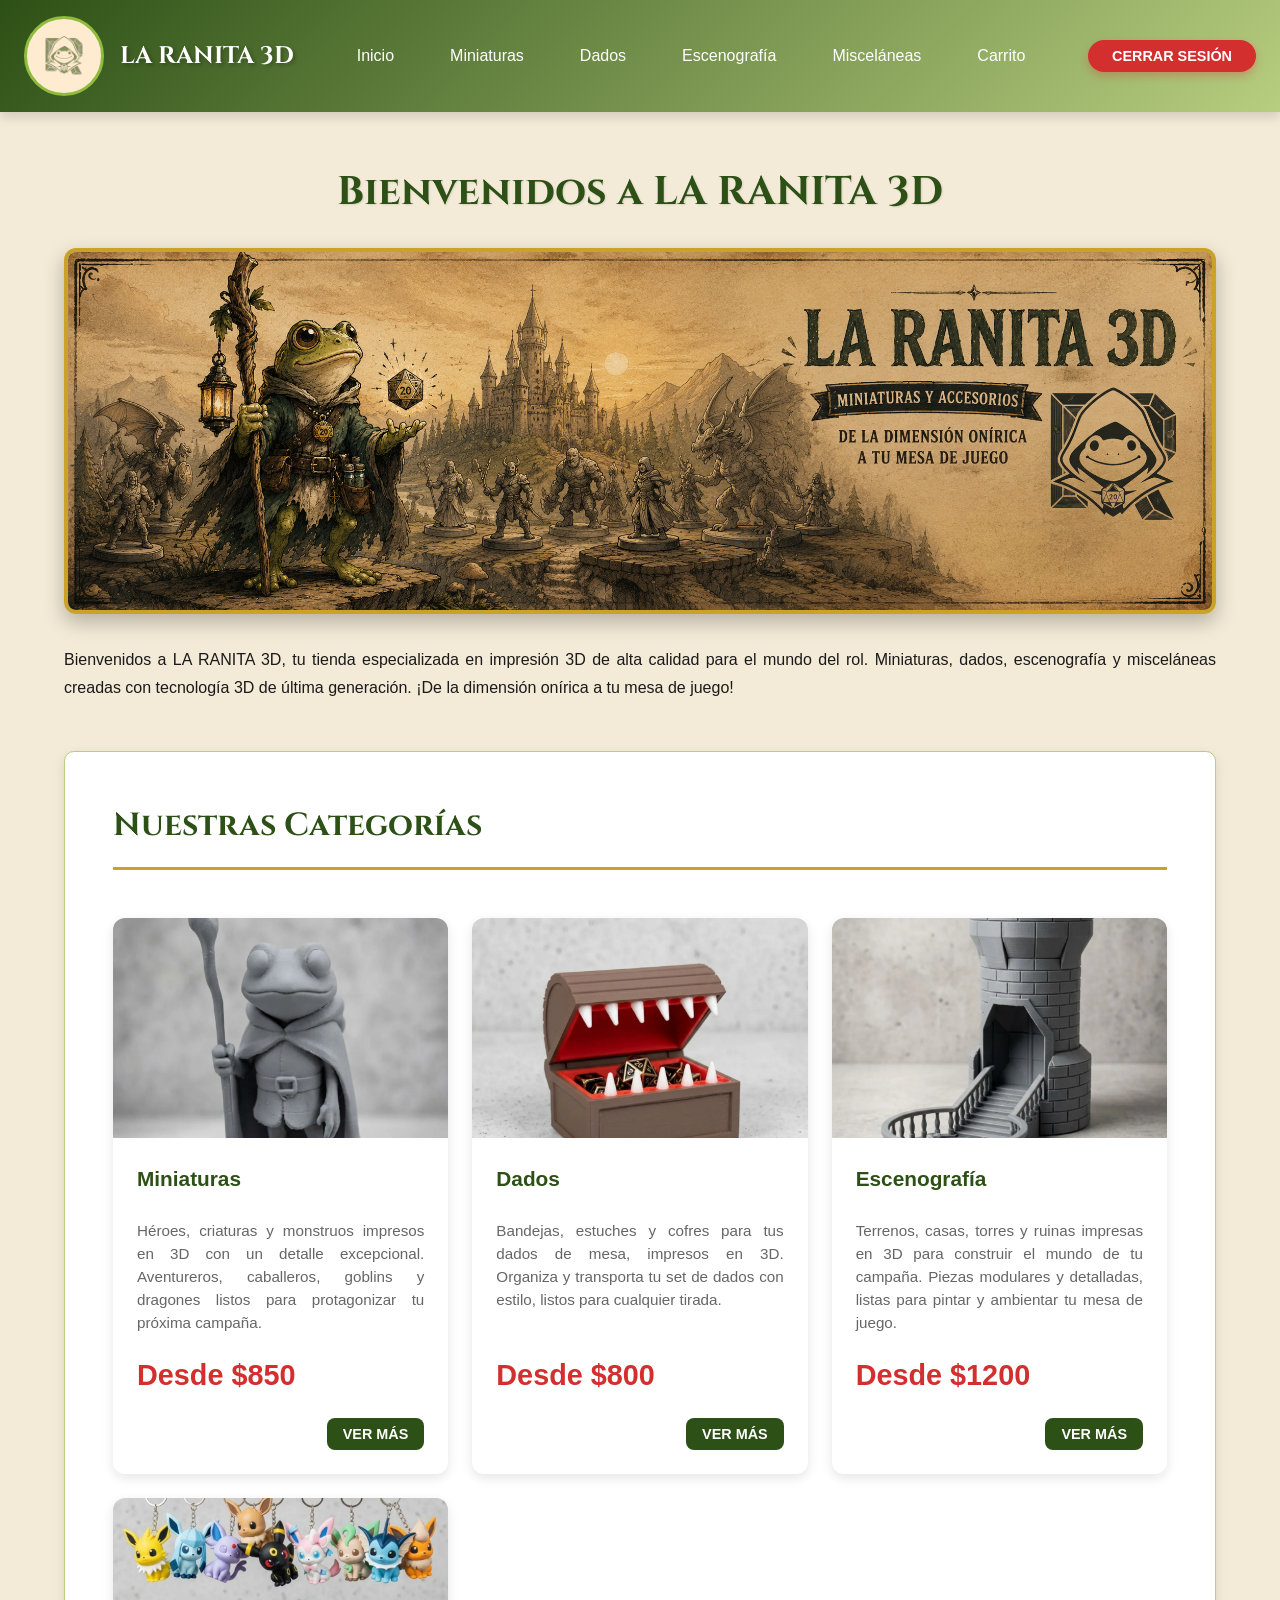
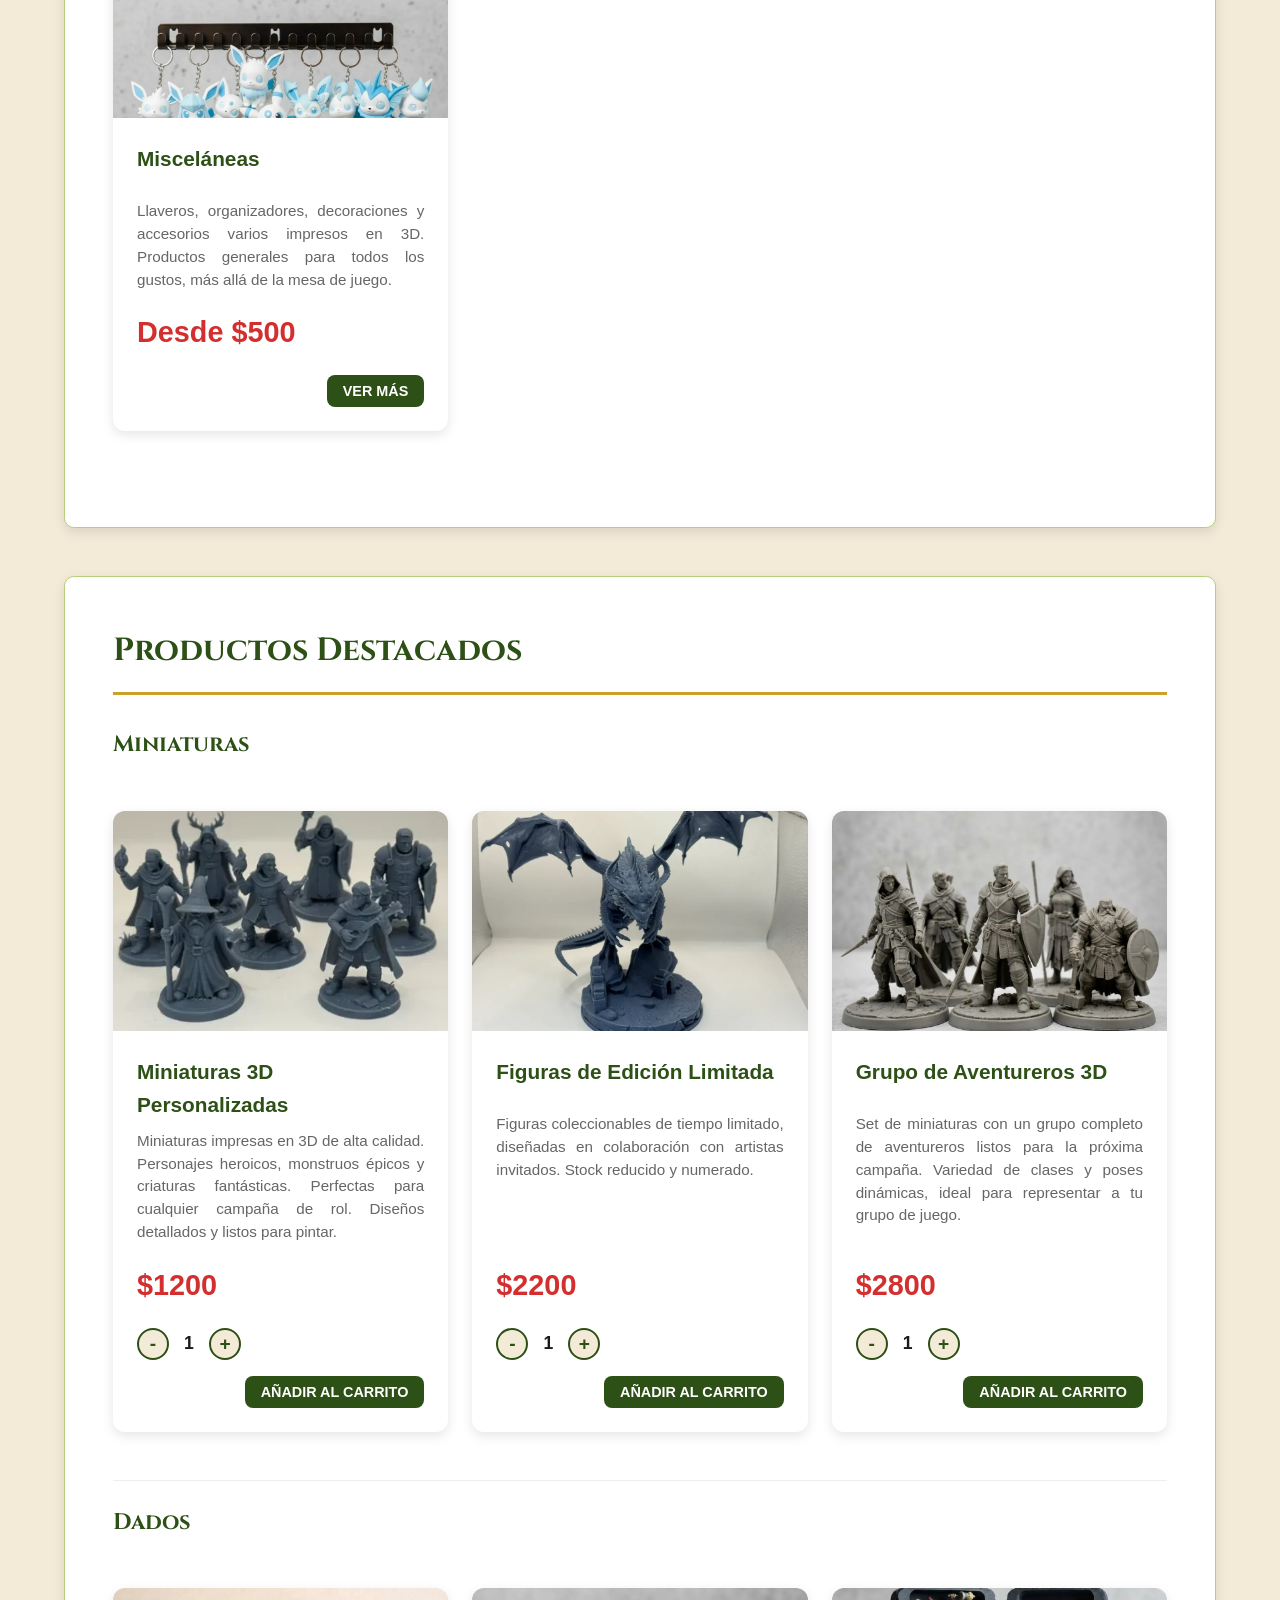
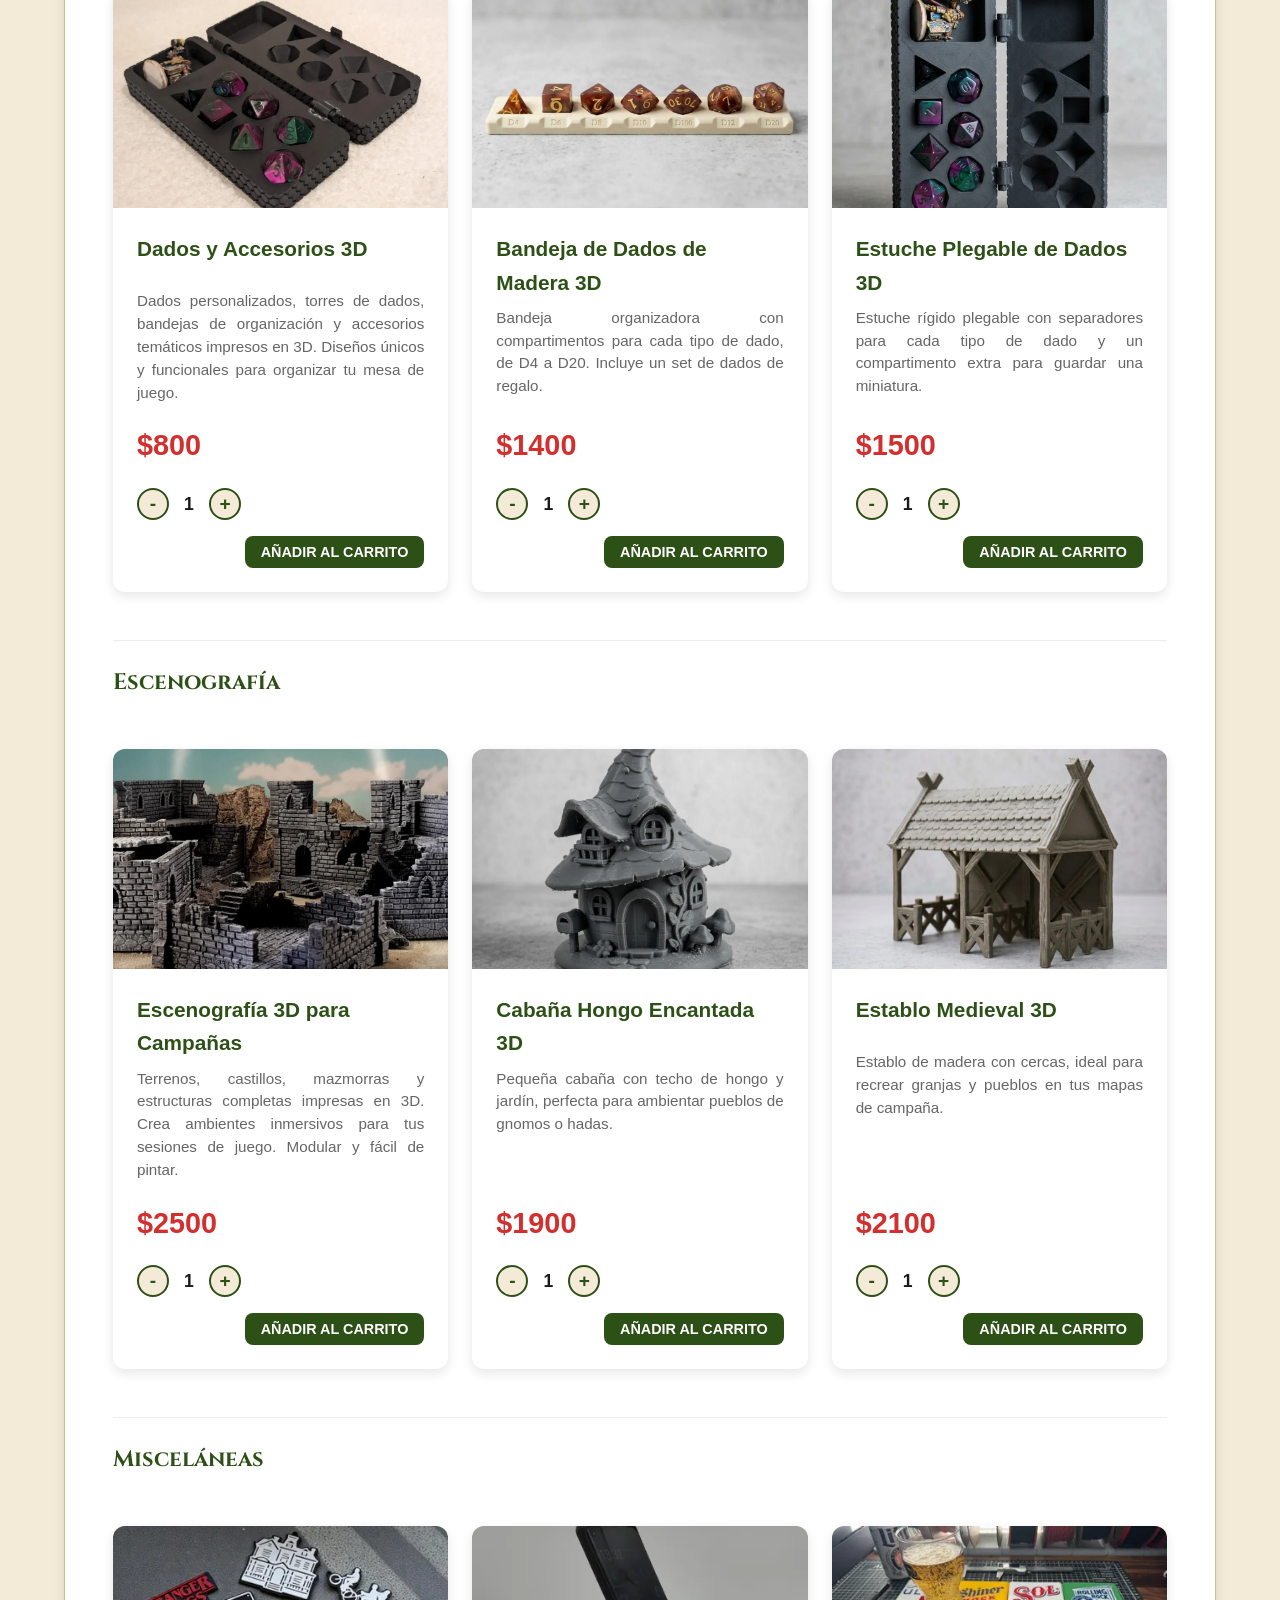
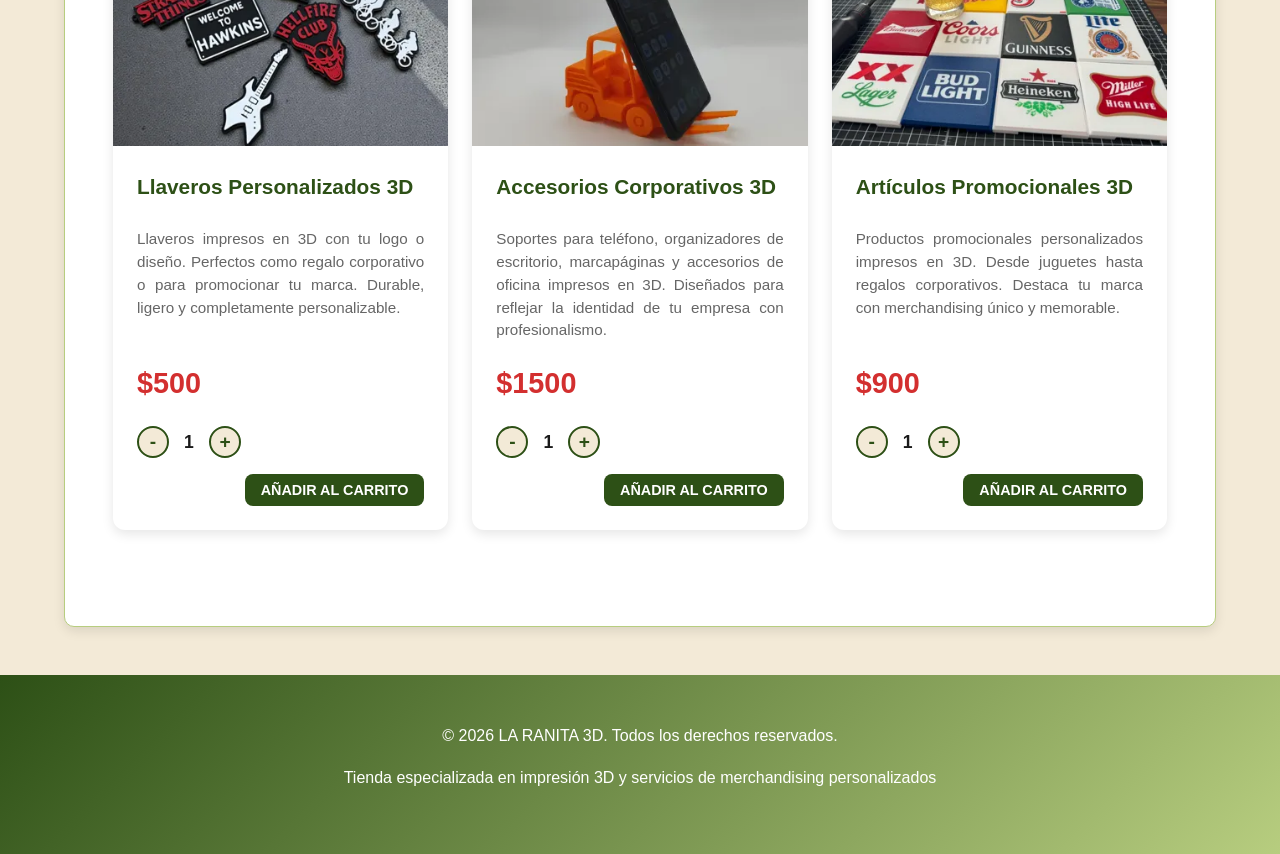
<file: index.html>
<!DOCTYPE html>
<html lang="es">
<head>
    <meta charset="UTF-8">
    <meta name="viewport" content="width=device-width, initial-scale=1.0">
    <!-- Título de la página que aparece en la pestaña -->
    <title>LA RANITA 3D - Tienda de Impresiones 3D</title>
    <!-- Enlace al archivo CSS externo para los estilos -->
    <link rel="stylesheet" href="css/styles.css">
</head>
<body>
    <!-- NAVBAR - Barra de navegación -->
    <nav class="navbar" id="navbar"></nav>
    
    <!-- CONTENIDO PRINCIPAL -->
    <main>
        <h1>Bienvenidos a LA RANITA 3D</h1>

        <img src="images/banner/Banner.png" alt="La Ranita 3D - Miniaturas y accesorios para juegos de rol" class="hero-banner">

        <p>Bienvenidos a LA RANITA 3D, tu tienda especializada en impresión 3D de alta calidad para el mundo del rol. Miniaturas, dados, escenografía y misceláneas creadas con tecnología 3D de última generación. ¡De la dimensión onírica a tu mesa de juego!</p>
        
        <!-- SECCIÓN DE CATEGORÍAS CON CARDS -->
        <section class="category-section">
            <h2 class="category-section__title">Nuestras Categorías</h2>
            
            <!-- Grid de cards de categorías -->
            <div class="products-container">
                
                <!-- Card 1: Miniaturas -->
                <div class="product-card">
                    <!-- Imagen de la categoría -->
                    <img src="images/productos/miniaturas/mago-rana.webp" alt="Miniaturas" class="product-card__image">

                    <!-- Información de la categoría -->
                    <div class="product-card__body">
                        <h3 class="product-card__title">Miniaturas</h3>

                        <p class="product-card__description">
                            Héroes, criaturas y monstruos impresos en 3D con un detalle excepcional. Aventureros, caballeros, goblins y dragones listos para protagonizar tu próxima campaña.
                        </p>

                        <p class="product-card__price">Desde $850</p>

                        <!-- Botón que lleva a la categoría -->
                        <button class="product-card__button" onclick="window.location.href='pages/categorias/miniaturas.html'">Ver Más</button>
                    </div>
                </div>

                <!-- Card 2: Dados -->
                <div class="product-card">
                    <img src="images/productos/dados/cofre-dragon-dados.webp" alt="Dados" class="product-card__image">

                    <div class="product-card__body">
                        <h3 class="product-card__title">Dados</h3>

                        <p class="product-card__description">
                            Bandejas, estuches y cofres para tus dados de mesa, impresos en 3D. Organiza y transporta tu set de dados con estilo, listos para cualquier tirada.
                        </p>

                        <p class="product-card__price">Desde $800</p>

                        <button class="product-card__button" onclick="window.location.href='pages/categorias/dados.html'">Ver Más</button>
                    </div>
                </div>

                <!-- Card 3: Escenografía -->
                <div class="product-card">
                    <img src="images/productos/escenografia/torre-vigia.webp" alt="Escenografía" class="product-card__image">

                    <div class="product-card__body">
                        <h3 class="product-card__title">Escenografía</h3>

                        <p class="product-card__description">
                            Terrenos, casas, torres y ruinas impresas en 3D para construir el mundo de tu campaña. Piezas modulares y detalladas, listas para pintar y ambientar tu mesa de juego.
                        </p>

                        <p class="product-card__price">Desde $1200</p>

                        <button class="product-card__button" onclick="window.location.href='pages/categorias/escenografia.html'">Ver Más</button>
                    </div>
                </div>

                <!-- Card 4: Misceláneas -->
                <div class="product-card">
                    <img src="images/productos/miscelaneas/set-llaveros-criaturas.webp" alt="Misceláneas" class="product-card__image">

                    <div class="product-card__body">
                        <h3 class="product-card__title">Misceláneas</h3>

                        <p class="product-card__description">
                            Llaveros, organizadores, decoraciones y accesorios varios impresos en 3D. Productos generales para todos los gustos, más allá de la mesa de juego.
                        </p>

                        <p class="product-card__price">Desde $500</p>

                        <button class="product-card__button" onclick="window.location.href='pages/categorias/miscelaneas.html'">Ver Más</button>
                    </div>
                </div>

            </div>
        </section>

        <!-- SECCIÓN DE PRODUCTOS DESTACADOS -->
        <section class="category-section">
            <h2 class="category-section__title">Productos Destacados</h2>

            <h3 class="category-section__subtitle">Miniaturas</h3>
            <div class="products-container" data-categoria="miniaturas" data-limite="3"></div>

            <h3 class="category-section__subtitle">Dados</h3>
            <div class="products-container" data-categoria="dados" data-limite="3"></div>

            <h3 class="category-section__subtitle">Escenografía</h3>
            <div class="products-container" data-categoria="escenografia" data-limite="3"></div>

            <h3 class="category-section__subtitle">Misceláneas</h3>
            <div class="products-container" data-categoria="miscelaneas" data-limite="3"></div>
        </section>
    </main>
    
    <!-- FOOTER -->
    <footer>
        <p>&copy; 2026 LA RANITA 3D. Todos los derechos reservados.</p>
        <p>Tienda especializada en impresión 3D y servicios de merchandising personalizados</p>
    </footer>
    
    <script>const navBasePath = "";</script>
    <script src="js/data/navLinks.js"></script>
    <script src="js/utils/storage.js"></script>
    <script src="js/components/navbar.js"></script>
    <script src="js/components/card.js"></script>
    <script src="js/controllers/logout.js"></script>
</body>
</html>
</file>
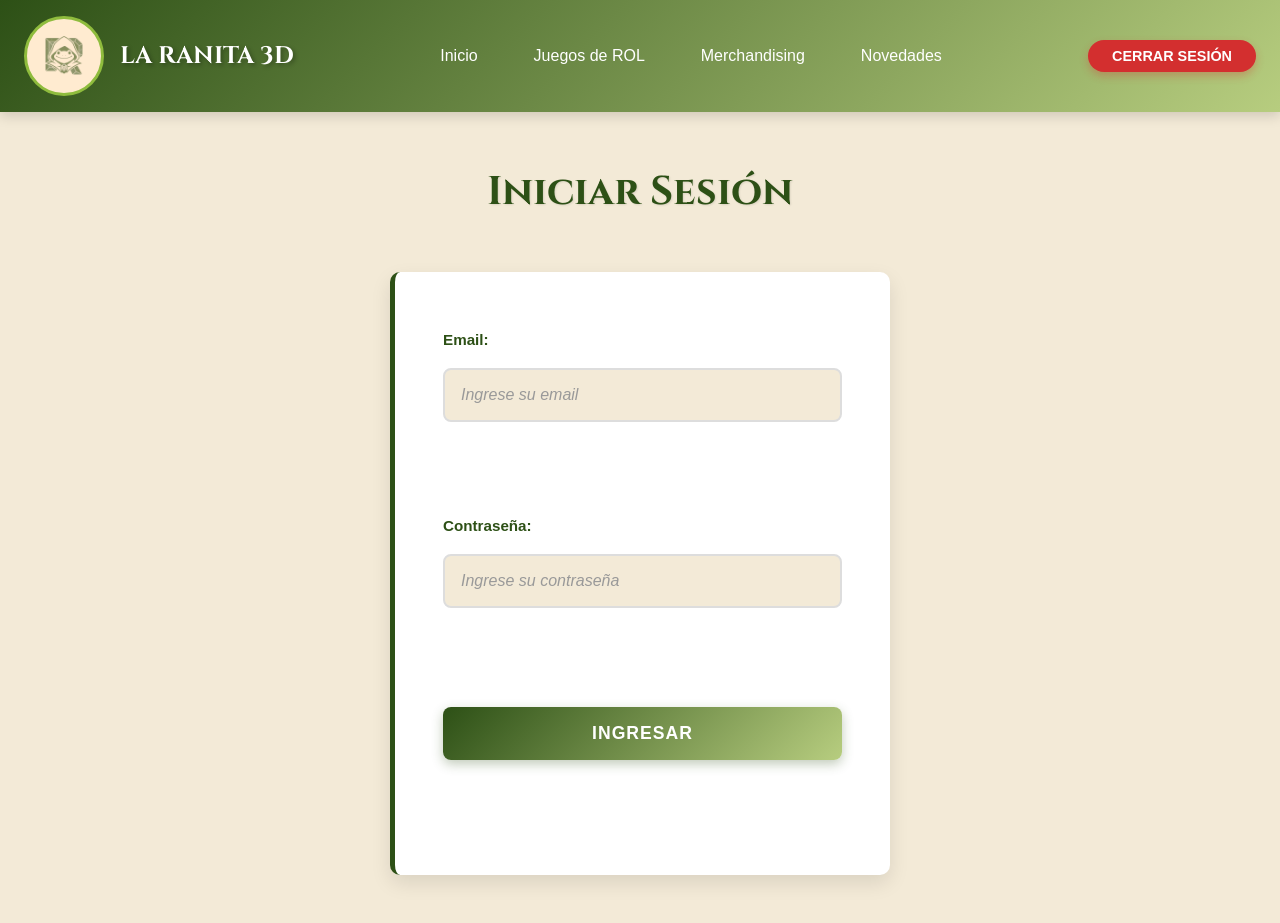
<file: login.html>
<!DOCTYPE html>
<html lang="es">
<head>
    <meta charset="UTF-8">
    <meta name="viewport" content="width=device-width, initial-scale=1.0">
    <title>LA RANITA 3D - Iniciar Sesión</title>
    <link rel="stylesheet" href="css/styles.css">
</head>
<body>
    <!-- NAVBAR -->
    <nav class="navbar">
        <div class="logo">
            <img src="images/logo.png" alt="Logo La Ranita 3D" width="100" height="100">
            <h2>LA RANITA 3D</h2>
        </div>
        
        <ul class="nav-links">
            <li><a href="index.html">Inicio</a></li>
            <li><a href="pages/rol.html">Juegos de ROL</a></li>
            <li><a href="pages/merchandising.html">Merchandising</a></li>
            <li><a href="pages/novedades.html">Novedades</a></li>
        </ul>
        
        <button class="logout-btn" onclick="window.location.href='login-registro.html'">CERRAR SESIÓN</button>
    </nav>
    
    <!-- FORMULARIO DE LOGIN -->
    <main>
        <h1>Iniciar Sesión</h1>
        
        <form action="" method="post">
            <div>
                <!-- Email -->
                <label for="txtemail">
                    <b>Email:</b>
                </label>
                <input type="email" id="txtemail" name="txtemail" required placeholder="Ingrese su email"><br><br>
                
                <!-- Contraseña -->
                <label for="password">
                    <b>Contraseña:</b>
                </label>
                <input type="password" id="password" name="password" required placeholder="Ingrese su contraseña"><br><br>
                
                <!-- Botón de envío -->
                <button type="submit">Ingresar</button>
                <br><br>
            </div>
        </form>
    </main>
</body>
</html>
</file>
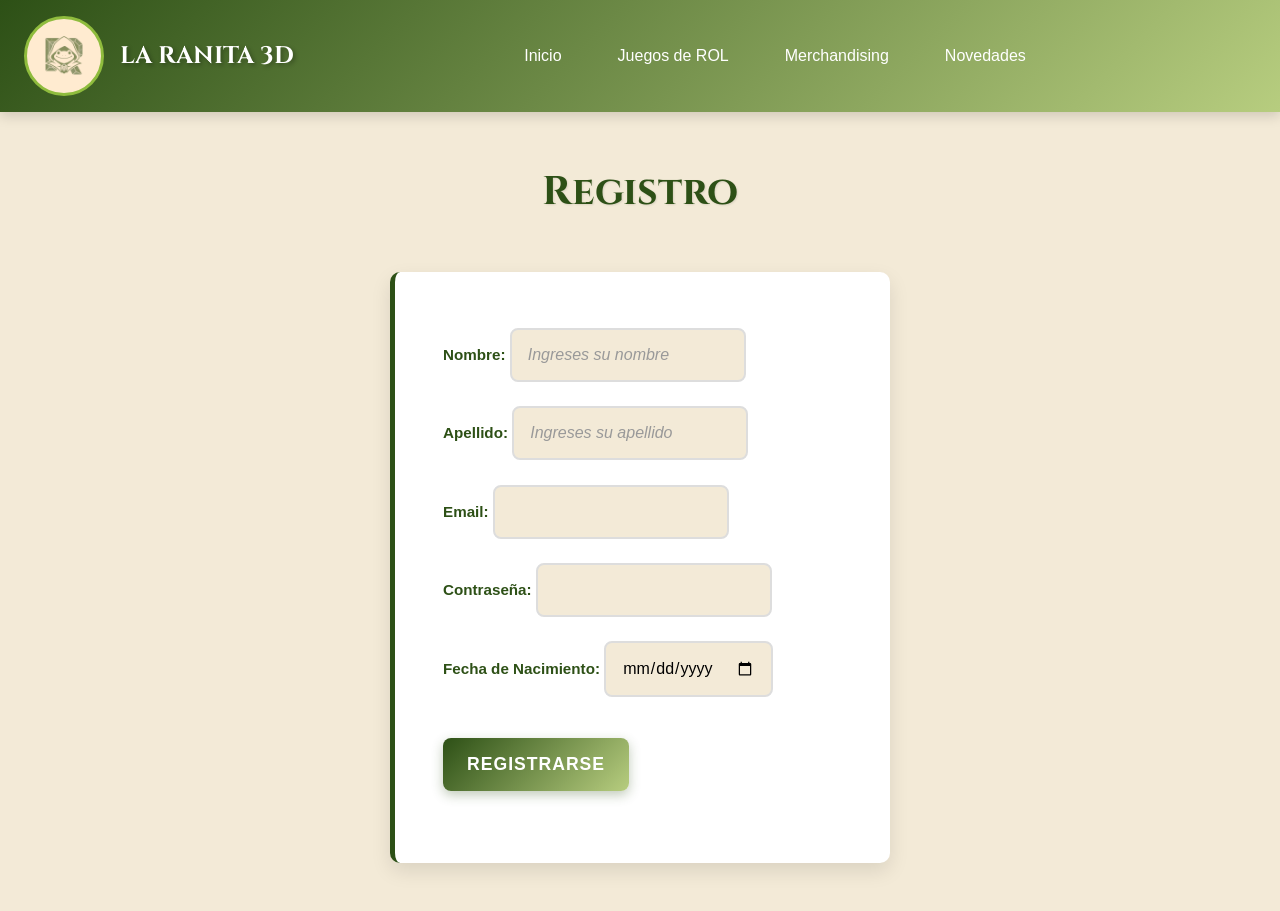
<file: registro.html>
<!DOCTYPE html>
<html lang="es">
<head>
    <meta charset="UTF-8">
    <meta name="viewport" content="width=device-width, initial-scale=1.0">
    <title>LA RANITA 3D - Registro</title>
    <link rel="stylesheet" href="css/styles.css">
</head>
<body>
    <!-- NAVBAR -->
    <nav class="navbar">
        <div class="logo">
            <img src="images/logo.png" alt="Logo La Ranita 3D" width="100" height="100">
            <h2>LA RANITA 3D</h2>
        </div>
        
        <ul class="nav-links">
            <li><a href="index.html">Inicio</a></li>
            <li><a href="pages/rol.html">Juegos de ROL</a></li>
            <li><a href="pages/merchandising.html">Merchandising</a></li>
            <li><a href="pages/novedades.html">Novedades</a></li>
        </ul>
        
        
    </nav>
    
    <!-- FORMULARIO DE REGISTRO -->
    <main>
        <h1>Registro</h1>
        
        <form action="" method="post">
            <div>
            <!-- Nombre -->
            <label for="txtNombre" >
                <b>Nombre:</b>
            <label>

            <input type="text" id="nombre" name="nombre" required placeholder="Ingreses su nombre">
            <br><br>
            
            <!-- Apellido -->
            <label for="txtApellido" >
                <b>Apellido:</b>
            <label>

            <input type="text" id="apellido" name="apellido" required placeholder="Ingreses su apellido">

            <br><br>
            <!-- Email -->
            <label for="txtemail">
                <b>Email:</b>
                </label>
            <input type="email" id="txtemail" name="txtemail" required><br><br>
            
            <!-- Contraseña -->
            <label for="password">
                <b>Contraseña:</label></b>
            </label>

            <input type="password" id="password" name="password" required><br><br>
            
            <!-- Fecha de Nacimiento -->
            <label for="fecha_nacimiento">
                <b> Fecha de Nacimiento: </b>

            </label>
            <input type="date" id="fecha_nacimiento" name="fecha_nacimiento" required><br><br>
            
            <!-- Botón de envío -->
            <button type="submit">Registrarse </button> 
            <br><br>
                      

        </form> 
    </main>
</body>
</html>
</file>
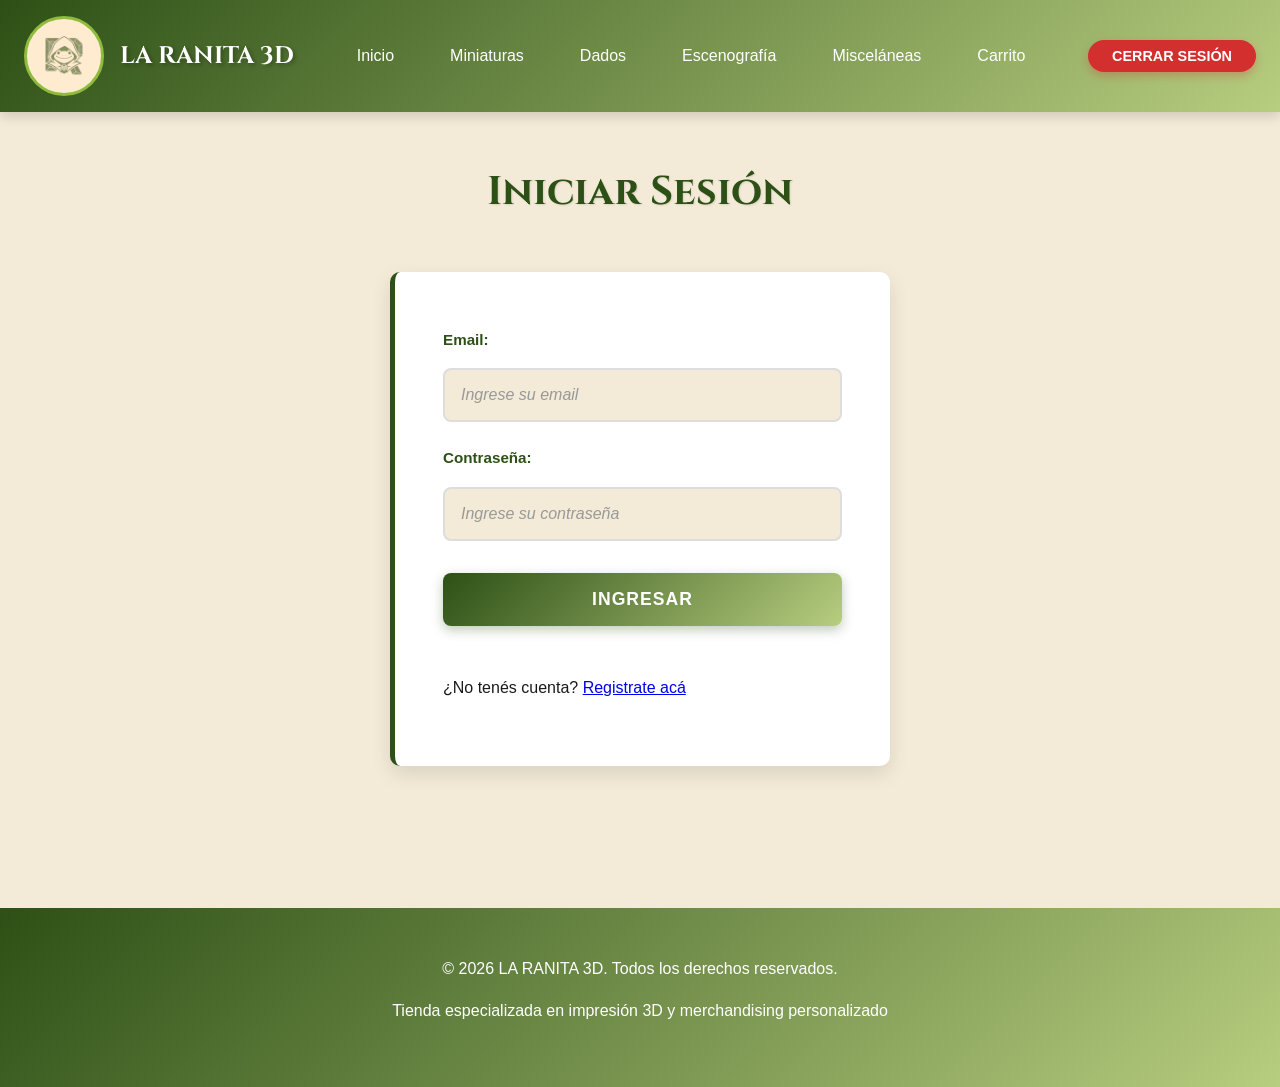
<file: pages/auth/login.html>
<!DOCTYPE html>
<html lang="es">
<head>
    <meta charset="UTF-8">
    <meta name="viewport" content="width=device-width, initial-scale=1.0">
    <title>LA RANITA 3D - Iniciar Sesión</title>
    <link rel="stylesheet" href="../../css/styles.css">
</head>
<body>
    <!-- NAVBAR -->
    <nav class="navbar" id="navbar"></nav>

    <!-- FORMULARIO DE LOGIN -->
    <main>
        <h1>Iniciar Sesión</h1>

        <form id="formLogin" action="" method="post">
            <div>
                <label for="txtemail"><b>Email:</b></label>
                <input type="email" id="txtemail" name="txtemail" required placeholder="Ingrese su email">

                <label for="password"><b>Contraseña:</b></label>
                <input type="password" id="password" name="password" required placeholder="Ingrese su contraseña">

                <button type="submit">Ingresar</button>

                <p id="mensajeError" style="color: red;"></p>

                <p>¿No tenés cuenta? <a href="registro.html">Registrate acá</a></p>
            </div>
        </form>
    </main>

    <footer id="footer"></footer>

    <script>const navBasePath = "../../";</script>
    <script src="../../js/data/navLinks.js"></script>
    <script src="../../js/utils/storage.js"></script>
    <script src="../../js/components/navbar.js"></script>
    <script src="../../js/components/footer.js"></script>
    <script src="../../js/controllers/login.js"></script>
    <script src="../../js/controllers/logout.js"></script>
</body>
</html>
</file>
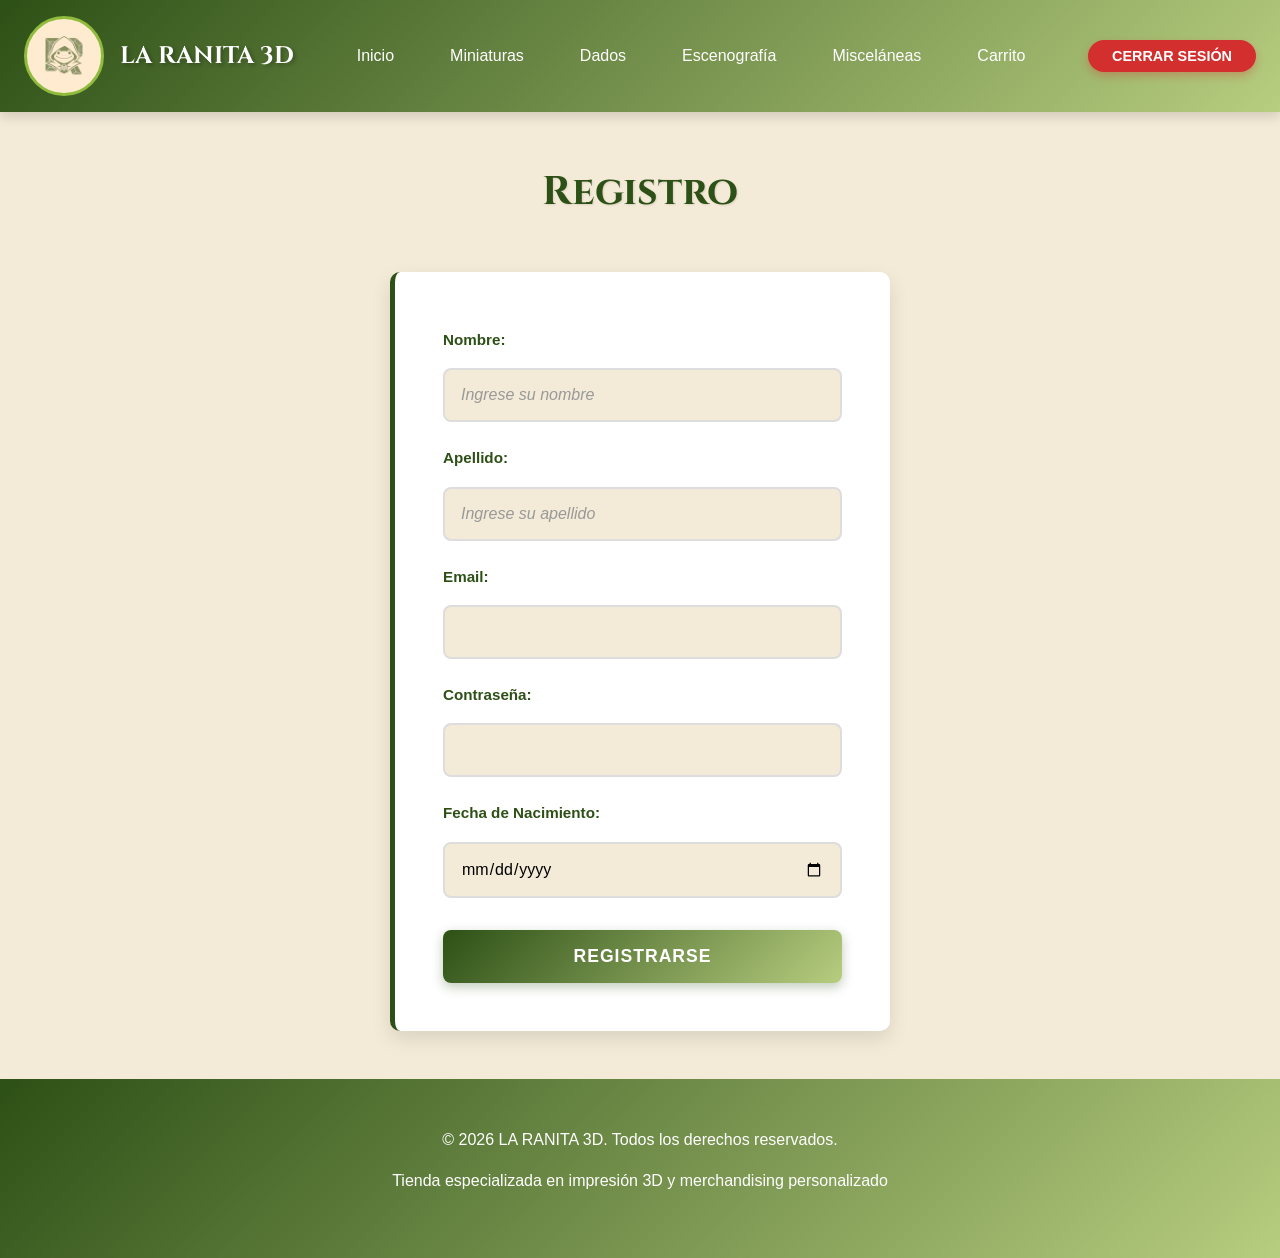
<file: pages/auth/registro.html>
<!DOCTYPE html>
<html lang="es">
<head>
    <meta charset="UTF-8">
    <meta name="viewport" content="width=device-width, initial-scale=1.0">
    <title>LA RANITA 3D - Registro</title>
    <link rel="stylesheet" href="../../css/styles.css">
</head>
<body>
    <!-- NAVBAR -->
    <nav class="navbar" id="navbar"></nav>

    <!-- FORMULARIO DE REGISTRO -->
    <main>
        <h1>Registro</h1>

        <form action="" method="post">
            <div>
                <label for="txtNombre"><b>Nombre:</b></label>
                <input type="text" id="nombre" name="nombre" required placeholder="Ingrese su nombre">

                <label for="txtApellido"><b>Apellido:</b></label>
                <input type="text" id="apellido" name="apellido" required placeholder="Ingrese su apellido">

                <label for="txtemail"><b>Email:</b></label>
                <input type="email" id="txtemail" name="txtemail" required>

                <label for="password"><b>Contraseña:</b></label>
                <input type="password" id="password" name="password" required>

                <label for="fecha_nacimiento"><b>Fecha de Nacimiento:</b></label>
                <input type="date" id="fecha_nacimiento" name="fecha_nacimiento" required>

                <button type="submit">Registrarse</button>
            </div>
        </form>
    </main>

    <footer id="footer"></footer>

    <script>const navBasePath = "../../";</script>
    <script src="../../js/data/navLinks.js"></script>
    <script src="../../js/utils/storage.js"></script>
    <script src="../../js/components/navbar.js"></script>
    <script src="../../js/components/footer.js"></script>
    <script src="../../js/controllers/logout.js"></script>
</body>
</html>
</file>
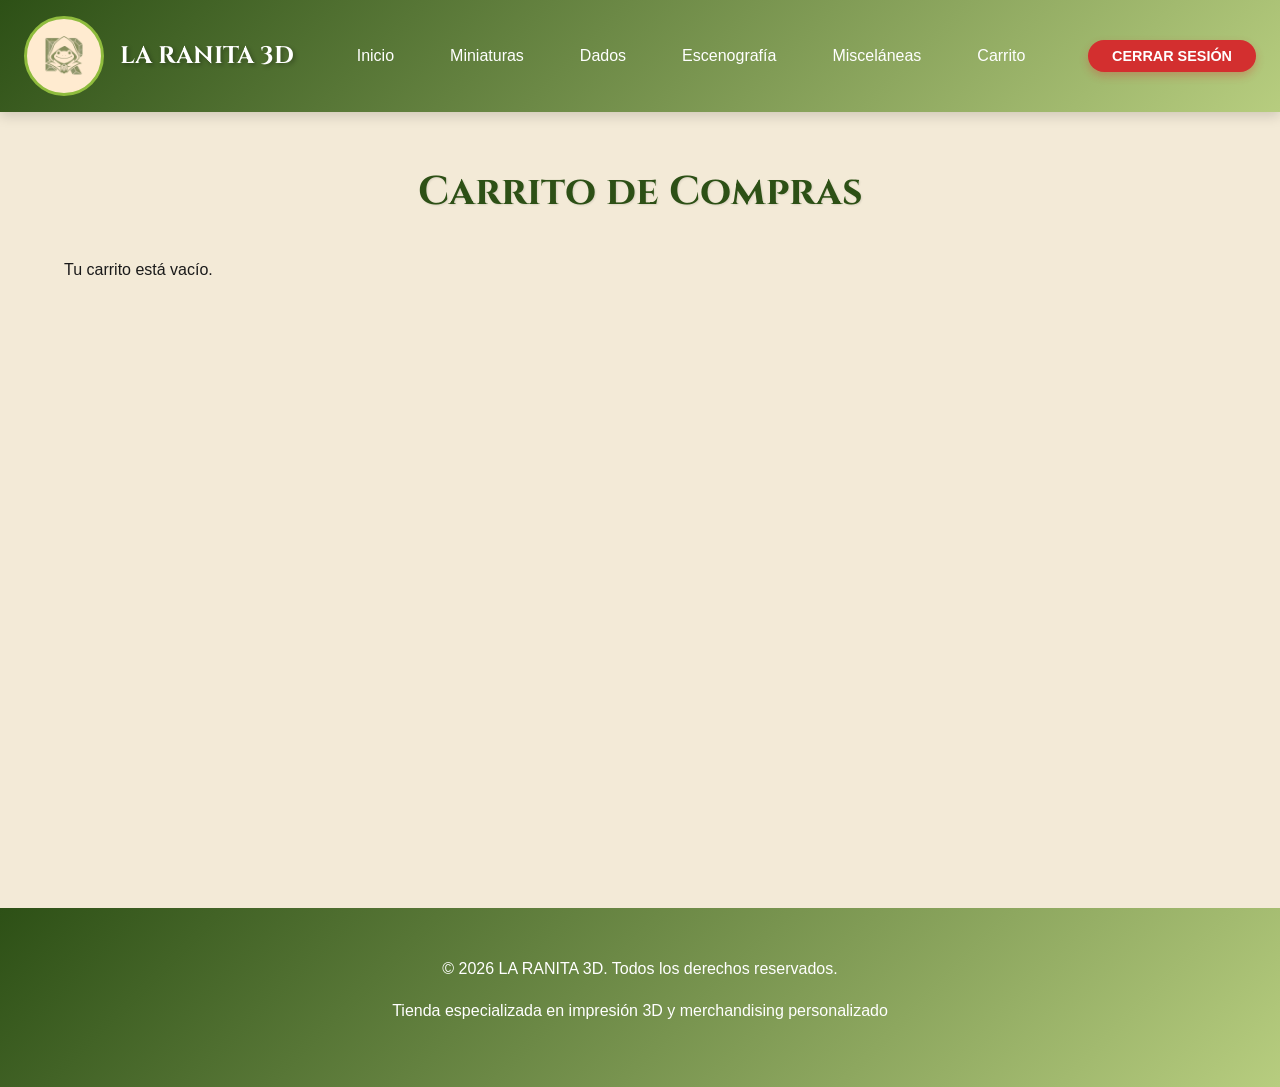
<file: pages/carrito/carrito.html>
<!DOCTYPE html>
<html lang="es">
<head>
    <meta charset="UTF-8">
    <meta name="viewport" content="width=device-width, initial-scale=1.0">
    <title>LA RANITA 3D - Carrito de Compras</title>
    <link rel="stylesheet" href="../../css/styles.css">
</head>
<body>
    <nav class="navbar" id="navbar"></nav>

    <main>
        <h1>Carrito de Compras</h1>

        <div class="cart-container" id="carritoContainer"></div>

        <div class="cart-summary" id="carritoResumen"></div>
    </main>

    <footer id="footer"></footer>

    <script>const navBasePath = "../../";</script>
    <script src="../../js/data/navLinks.js"></script>
    <script src="../../js/utils/storage.js"></script>
    <script src="../../js/components/navbar.js"></script>
    <script src="../../js/components/footer.js"></script>
    <script src="../../js/controllers/carrito.js"></script>
    <script src="../../js/controllers/logout.js"></script>
</body>
</html>
</file>
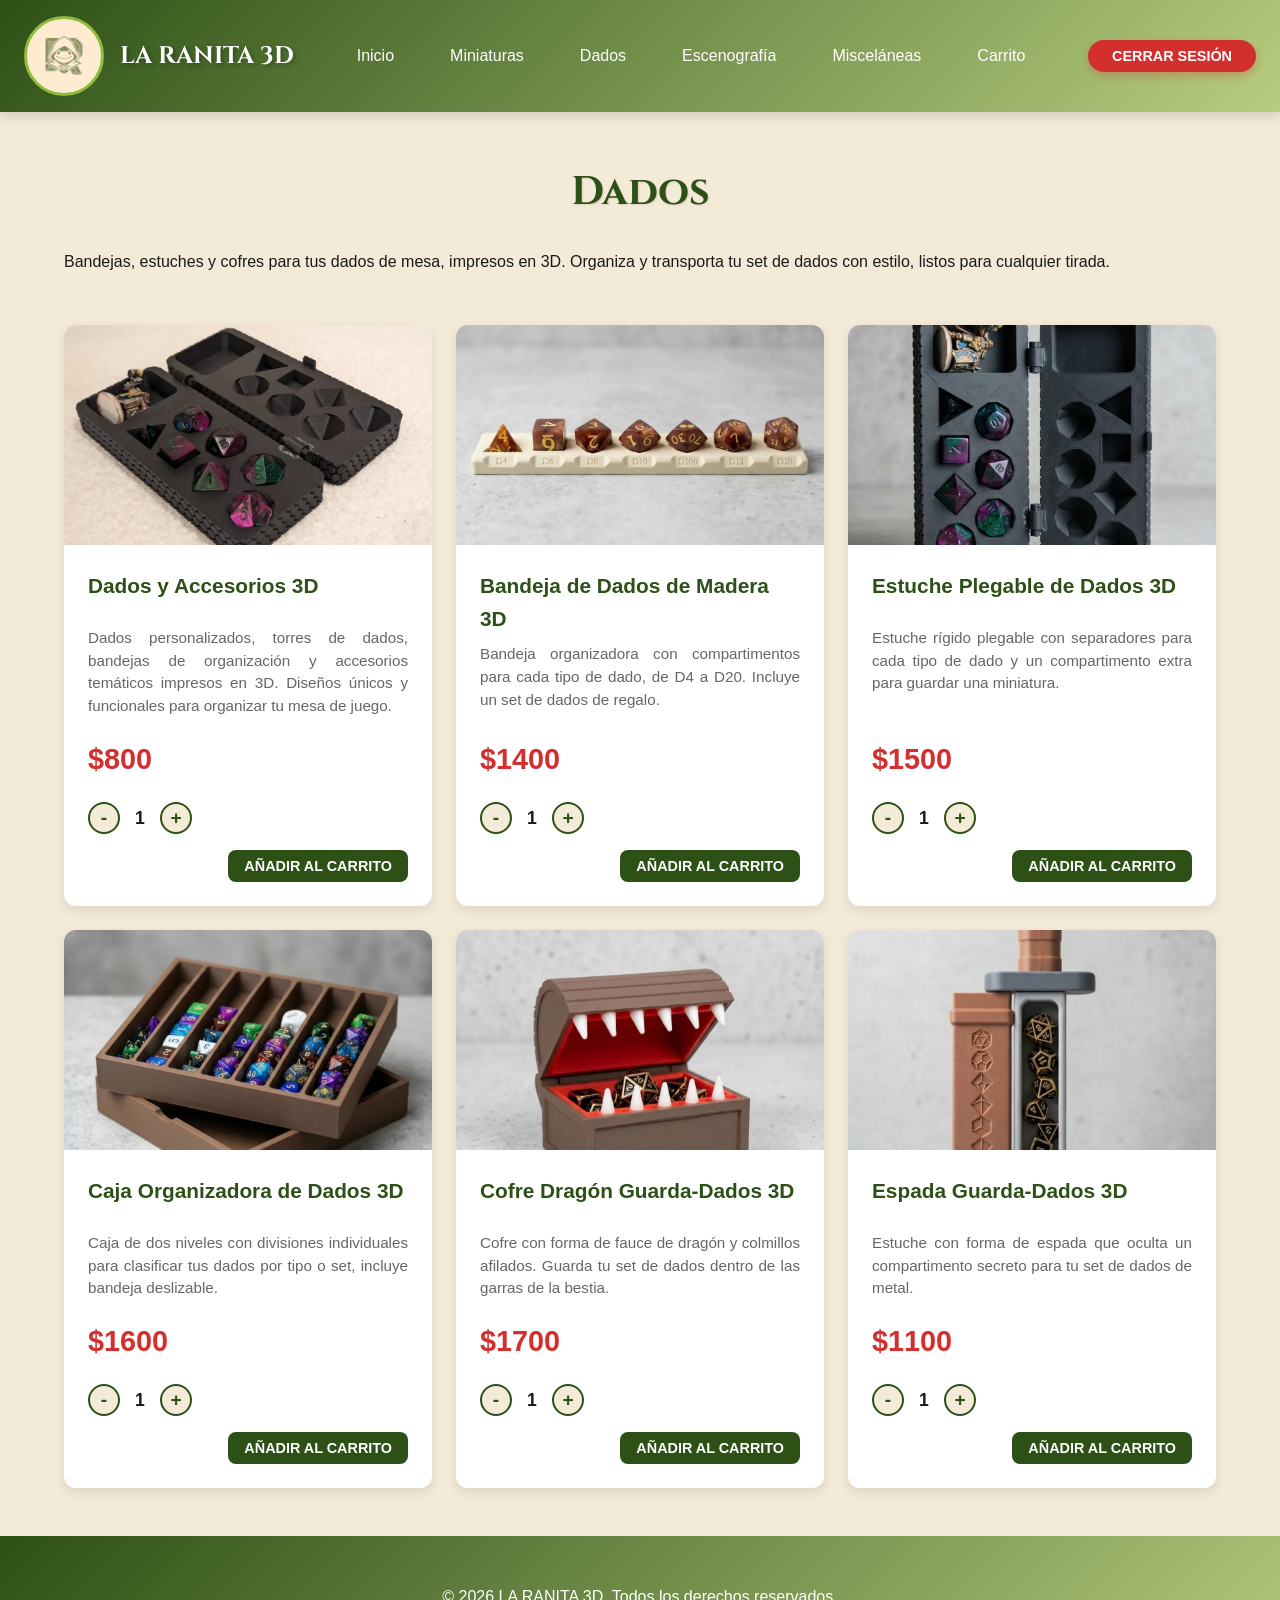
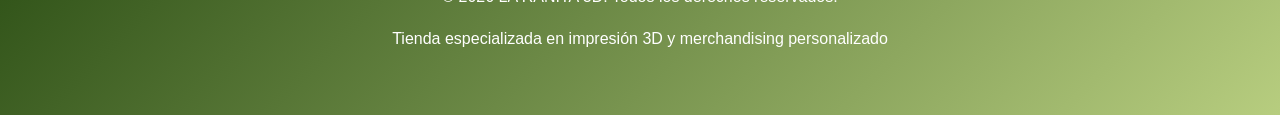
<file: pages/categorias/dados.html>
<!DOCTYPE html>
<html lang="es">
<head>
    <meta charset="UTF-8">
    <meta name="viewport" content="width=device-width, initial-scale=1.0">
    <title>LA RANITA 3D - Dados</title>
    <link rel="stylesheet" href="../../css/styles.css">
</head>
<body>
    <nav class="navbar" id="navbar"></nav>

    <main>
        <h1>Dados</h1>
        <p>Bandejas, estuches y cofres para tus dados de mesa, impresos en 3D. Organiza y transporta tu set de dados con estilo, listos para cualquier tirada.</p>

        <div class="products-container" id="productosContainer" data-categoria="dados"></div>
    </main>

    <footer id="footer"></footer>

    <script>const navBasePath = "../../";</script>
    <script src="../../js/data/navLinks.js"></script>
    <script src="../../js/utils/storage.js"></script>
    <script src="../../js/components/navbar.js"></script>
    <script src="../../js/components/footer.js"></script>
    <script src="../../js/components/card.js"></script>
    <script src="../../js/controllers/logout.js"></script>
</body>
</html>
</file>
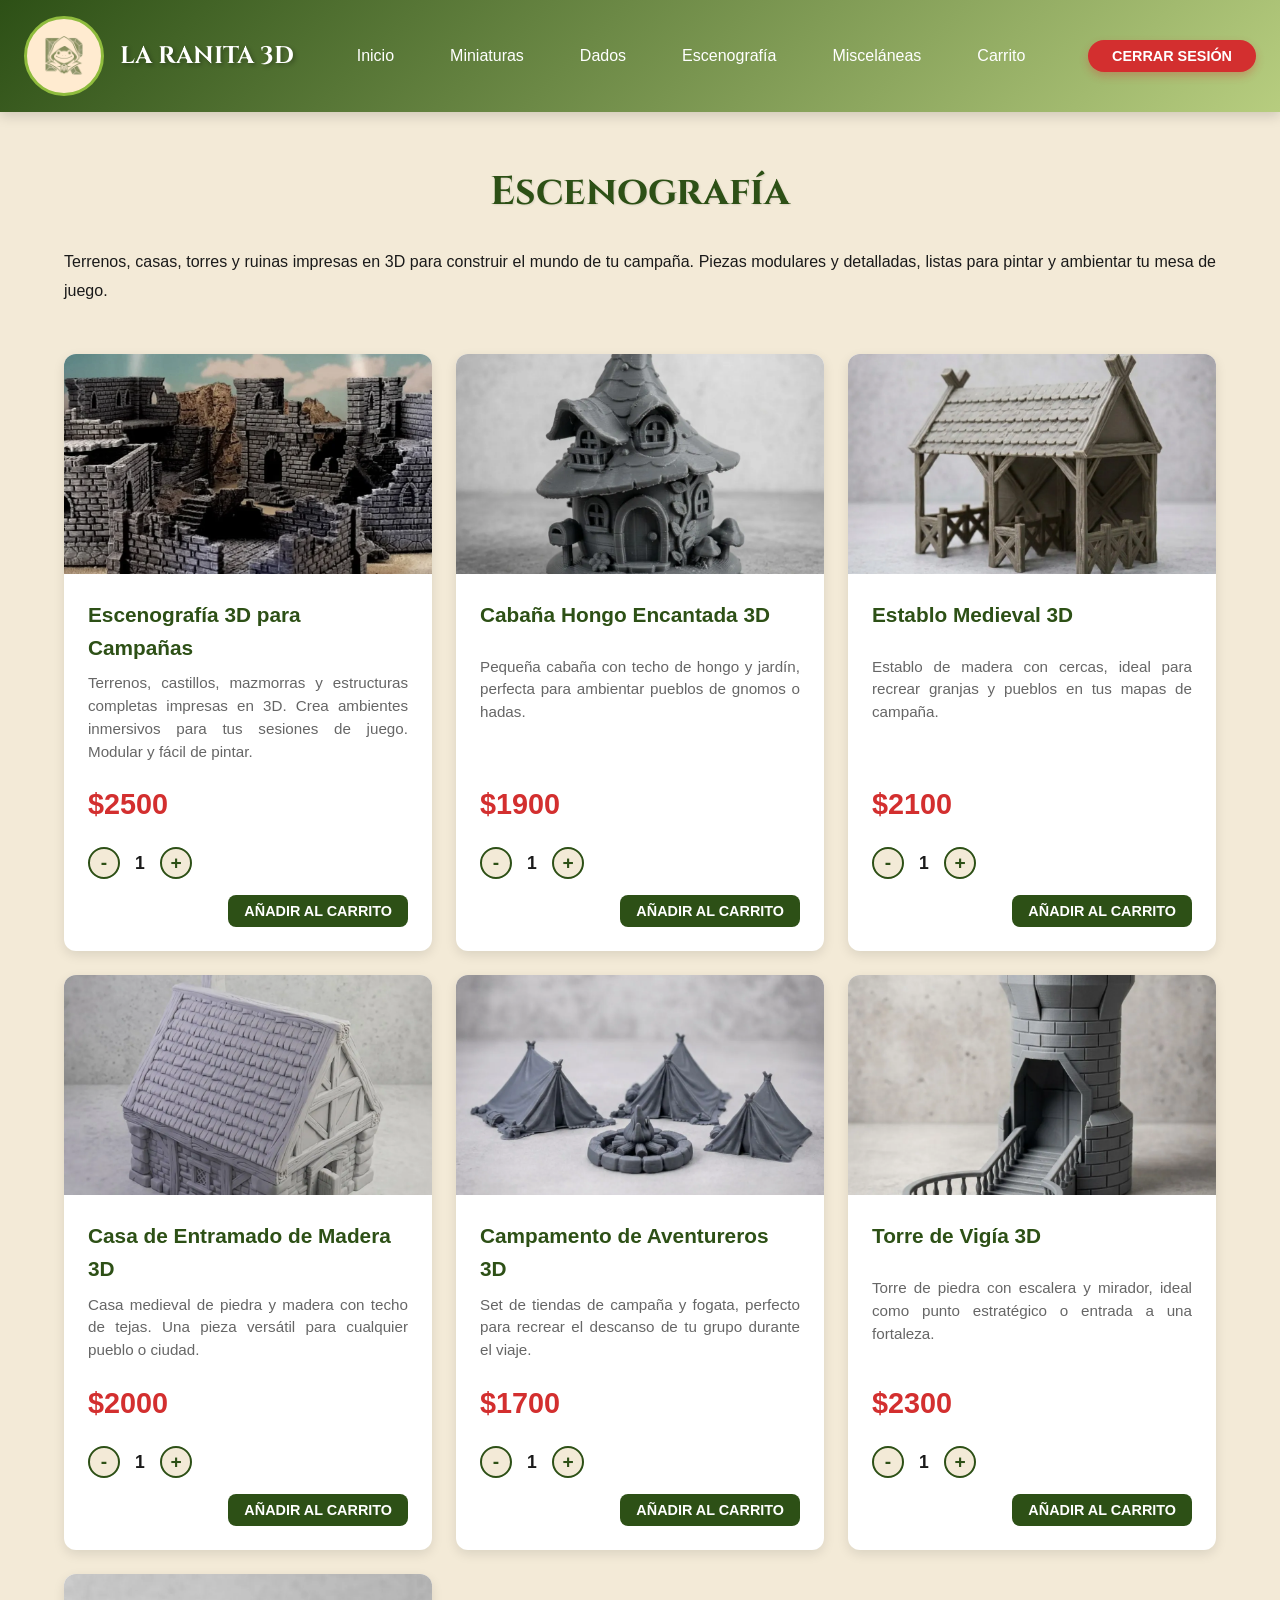
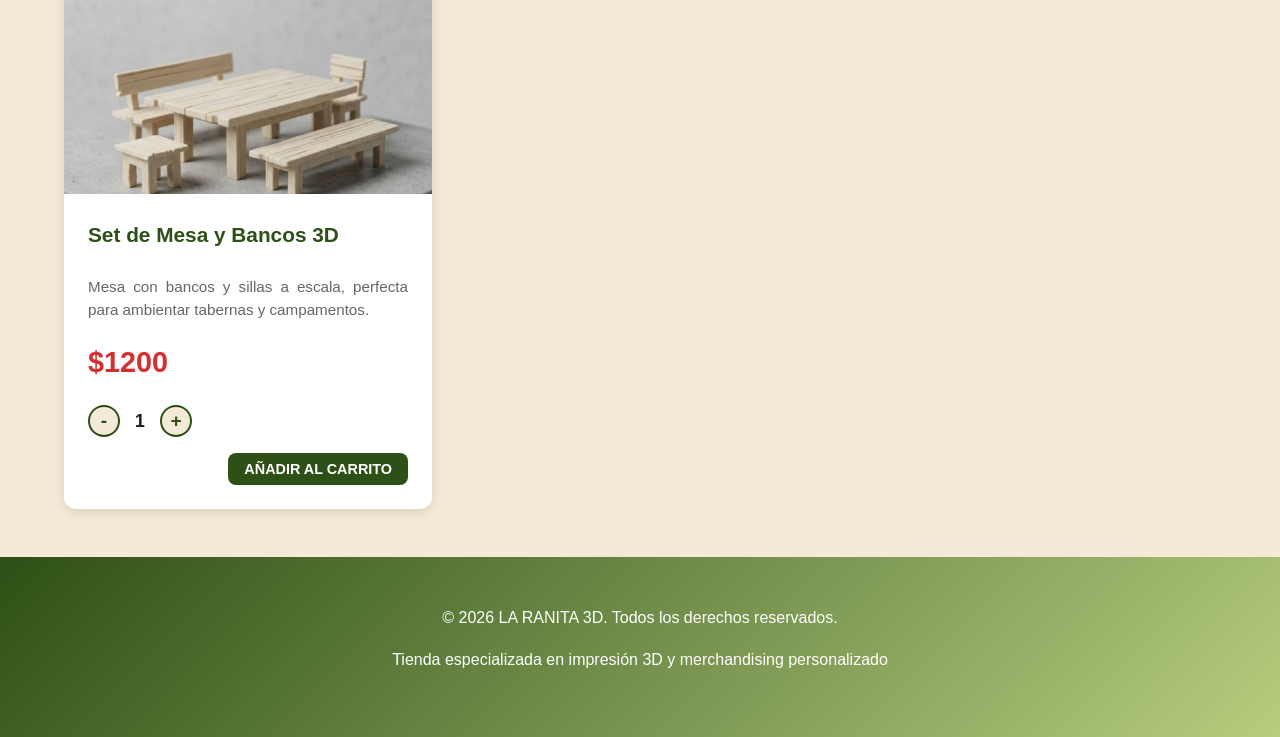
<file: pages/categorias/escenografia.html>
<!DOCTYPE html>
<html lang="es">
<head>
    <meta charset="UTF-8">
    <meta name="viewport" content="width=device-width, initial-scale=1.0">
    <title>LA RANITA 3D - Escenografía</title>
    <link rel="stylesheet" href="../../css/styles.css">
</head>
<body>
    <nav class="navbar" id="navbar"></nav>

    <main>
        <h1>Escenografía</h1>
        <p>Terrenos, casas, torres y ruinas impresas en 3D para construir el mundo de tu campaña. Piezas modulares y detalladas, listas para pintar y ambientar tu mesa de juego.</p>

        <div class="products-container" id="productosContainer" data-categoria="escenografia"></div>
    </main>

    <footer id="footer"></footer>

    <script>const navBasePath = "../../";</script>
    <script src="../../js/data/navLinks.js"></script>
    <script src="../../js/utils/storage.js"></script>
    <script src="../../js/components/navbar.js"></script>
    <script src="../../js/components/footer.js"></script>
    <script src="../../js/components/card.js"></script>
    <script src="../../js/controllers/logout.js"></script>
</body>
</html>
</file>
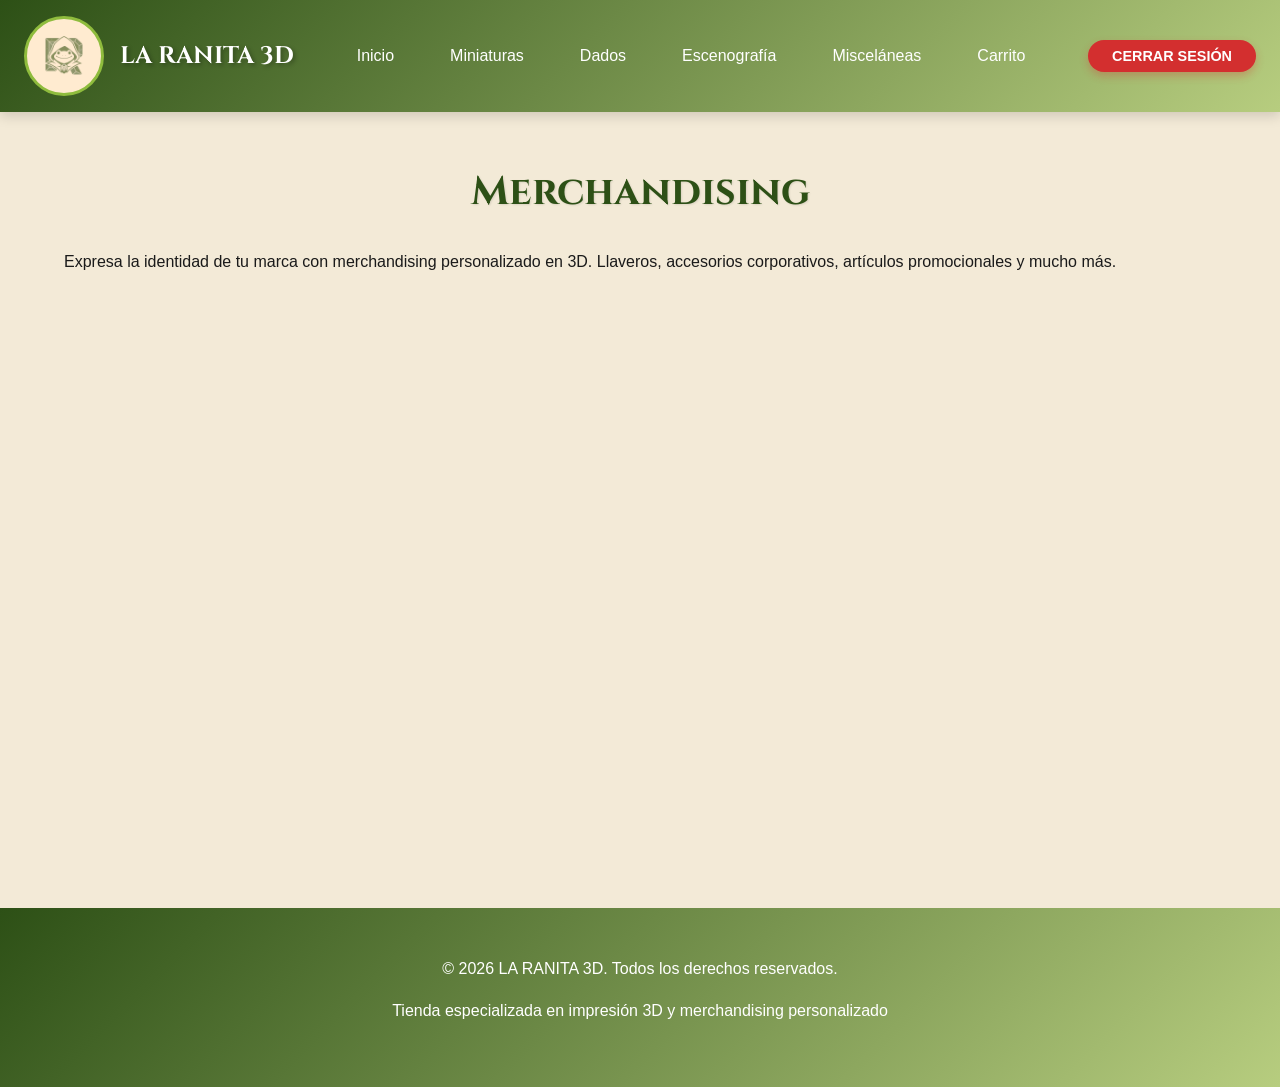
<file: pages/categorias/merchandising.html>
<!DOCTYPE html>
<html lang="es">
<head>
    <meta charset="UTF-8">
    <meta name="viewport" content="width=device-width, initial-scale=1.0">
    <title>LA RANITA 3D - Merchandising</title>
    <link rel="stylesheet" href="../../css/styles.css">
</head>
<body>
    <nav class="navbar" id="navbar"></nav>

    <main>
        <h1>Merchandising</h1>
        <p>Expresa la identidad de tu marca con merchandising personalizado en 3D. Llaveros, accesorios corporativos, artículos promocionales y mucho más.</p>

        <div class="products-container" id="productosContainer" data-categoria="merchandising"></div>
    </main>

    <footer id="footer"></footer>

    <script>const navBasePath = "../../";</script>
    <script src="../../js/data/navLinks.js"></script>
    <script src="../../js/components/navbar.js"></script>
    <script src="../../js/components/footer.js"></script>
    <script src="../../js/components/card.js"></script>
    <script src="../../js/controllers/logout.js"></script>
</body>
</html>
</file>
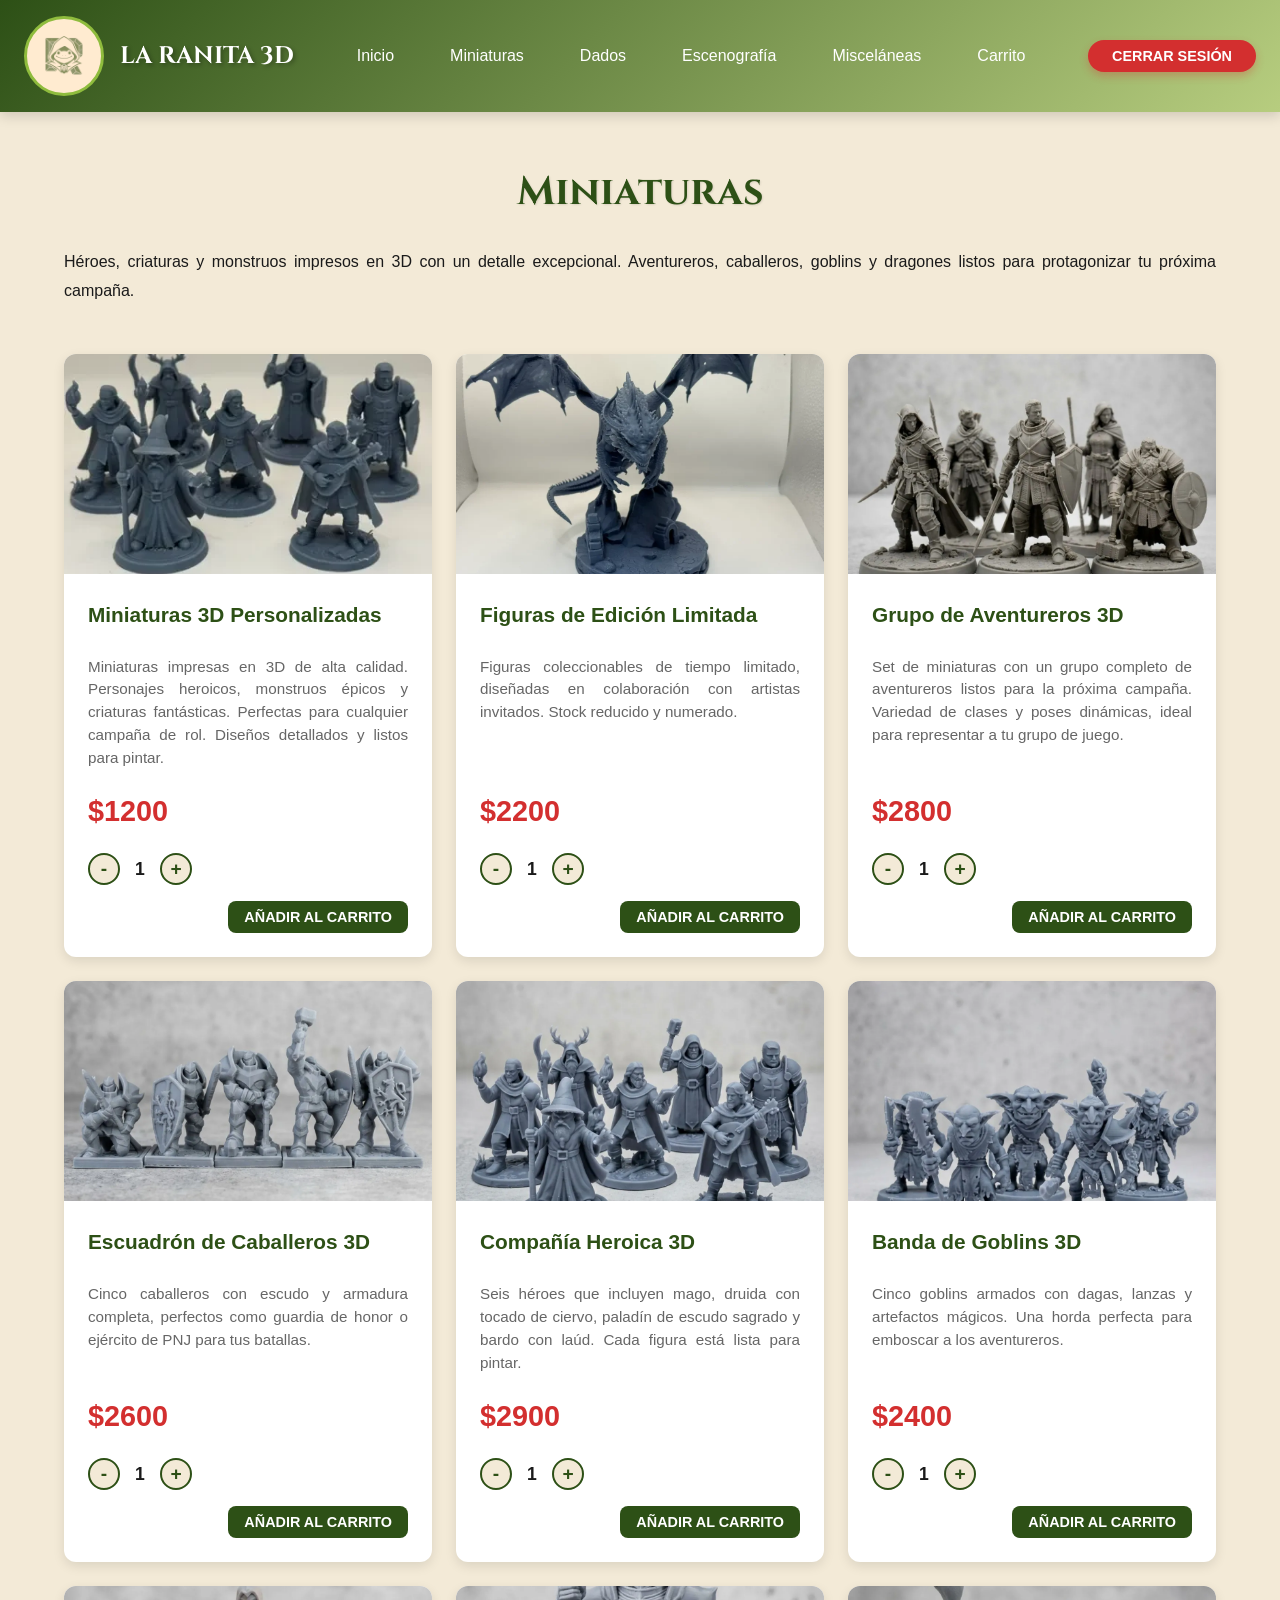
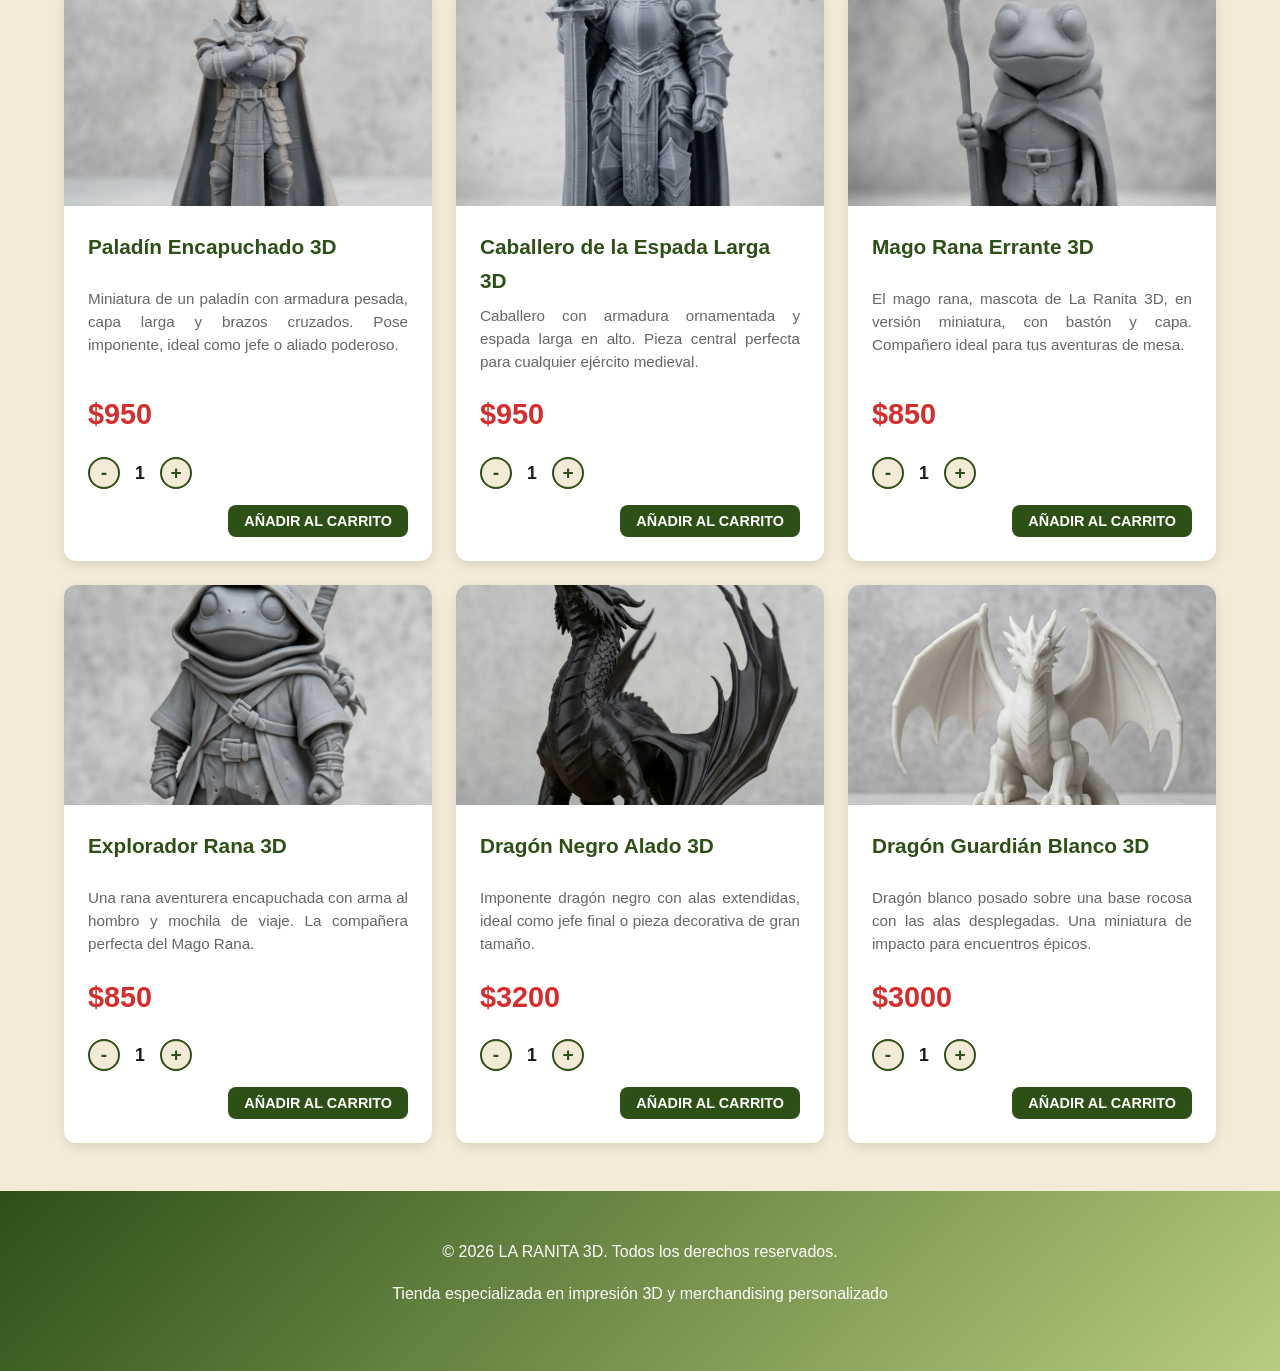
<file: pages/categorias/miniaturas.html>
<!DOCTYPE html>
<html lang="es">
<head>
    <meta charset="UTF-8">
    <meta name="viewport" content="width=device-width, initial-scale=1.0">
    <title>LA RANITA 3D - Miniaturas</title>
    <link rel="stylesheet" href="../../css/styles.css">
</head>
<body>
    <nav class="navbar" id="navbar"></nav>

    <main>
        <h1>Miniaturas</h1>
        <p>Héroes, criaturas y monstruos impresos en 3D con un detalle excepcional. Aventureros, caballeros, goblins y dragones listos para protagonizar tu próxima campaña.</p>

        <div class="products-container" id="productosContainer" data-categoria="miniaturas"></div>
    </main>

    <footer id="footer"></footer>

    <script>const navBasePath = "../../";</script>
    <script src="../../js/data/navLinks.js"></script>
    <script src="../../js/utils/storage.js"></script>
    <script src="../../js/components/navbar.js"></script>
    <script src="../../js/components/footer.js"></script>
    <script src="../../js/components/card.js"></script>
    <script src="../../js/controllers/logout.js"></script>
</body>
</html>
</file>
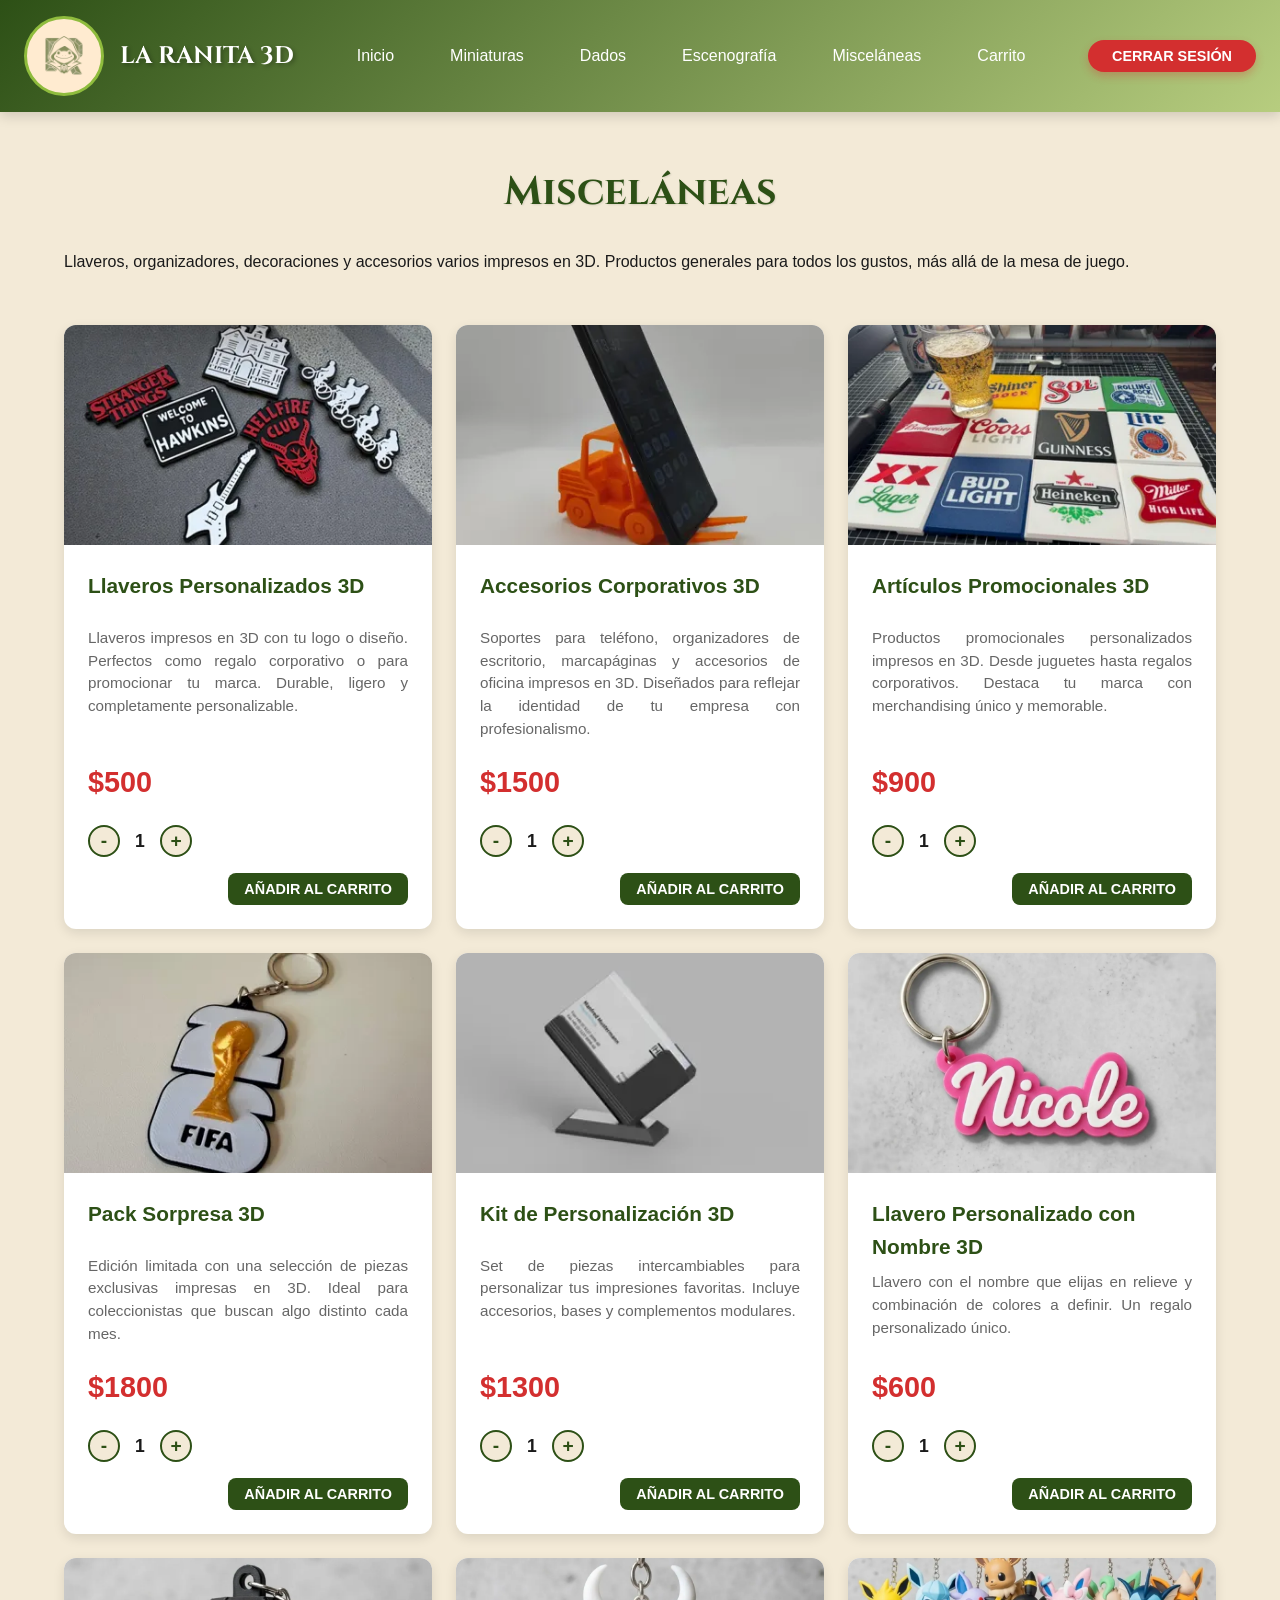
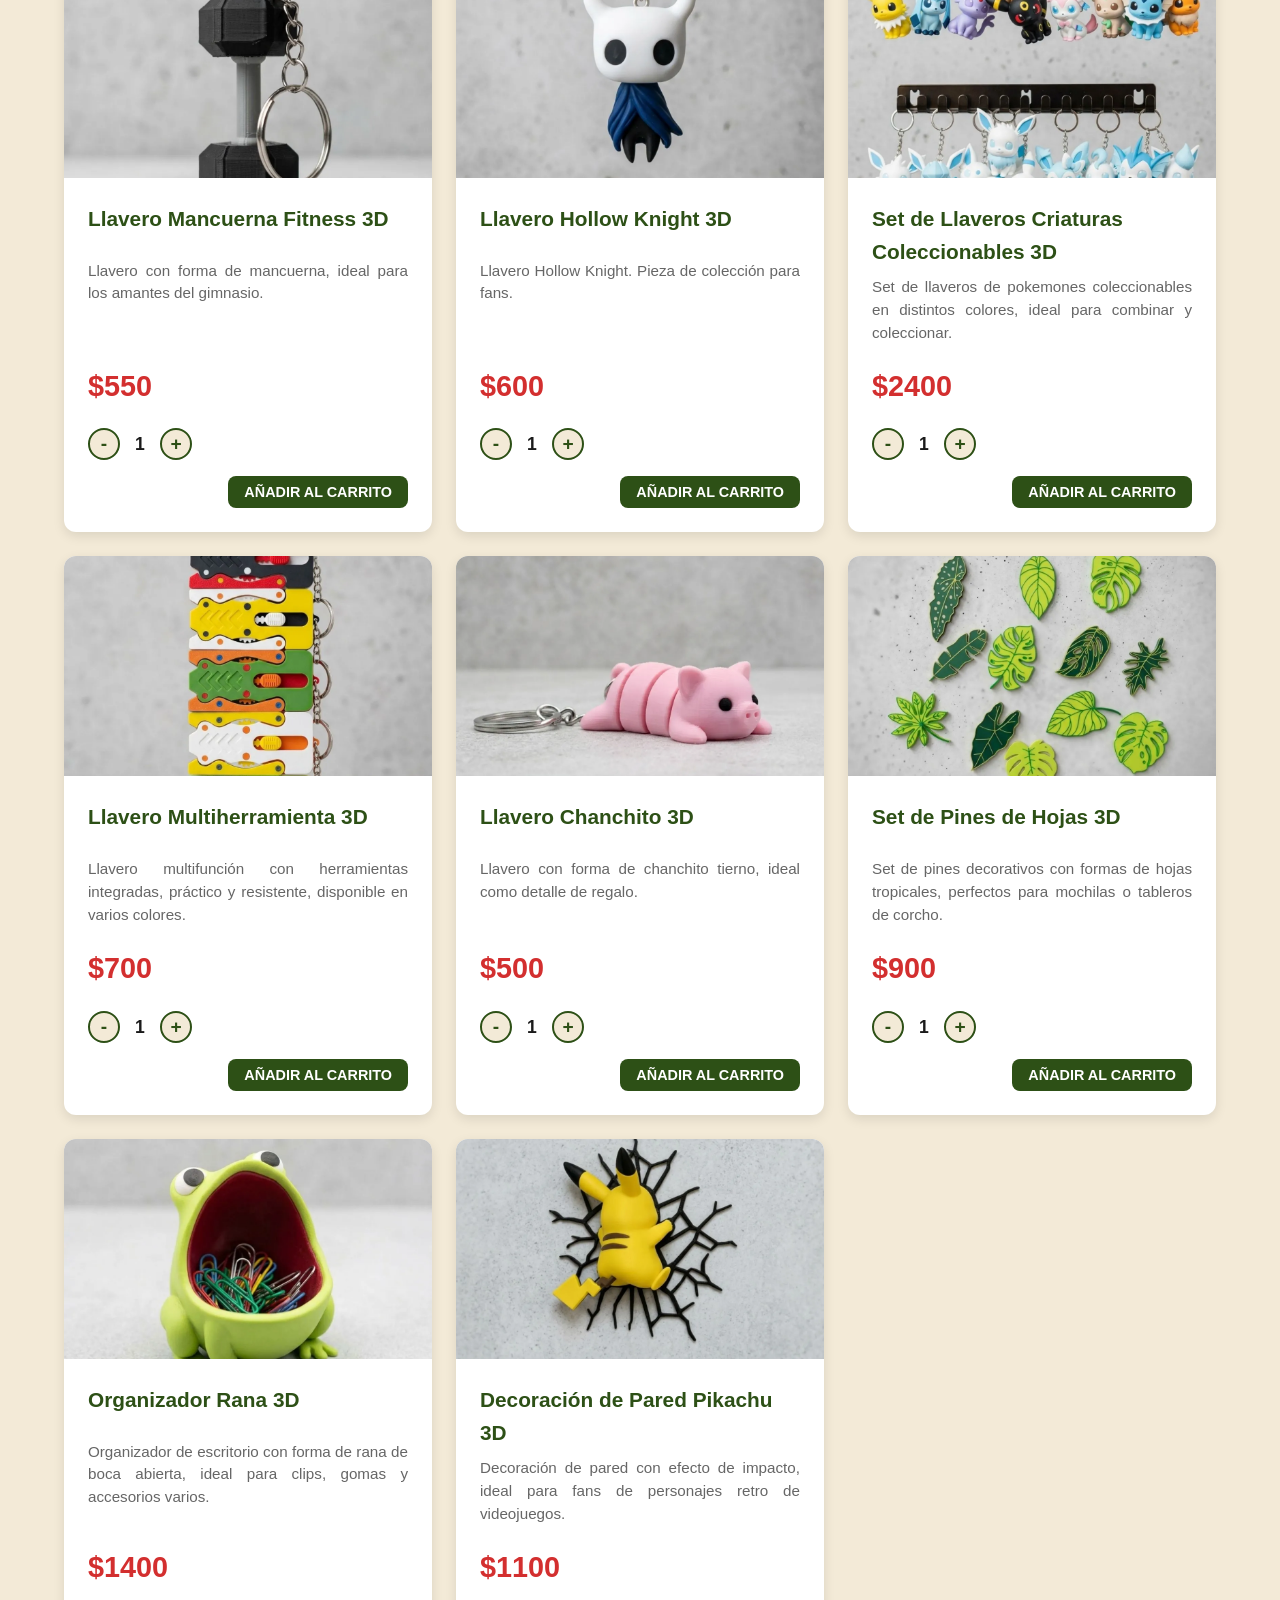
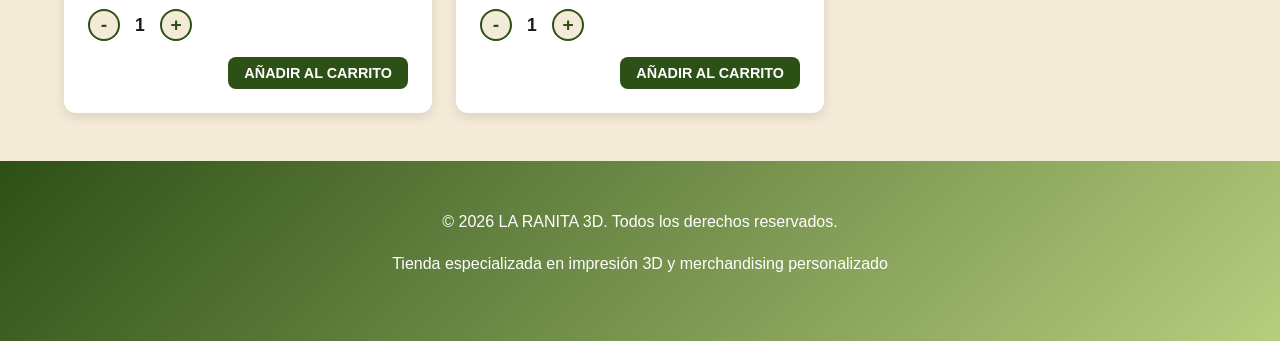
<file: pages/categorias/miscelaneas.html>
<!DOCTYPE html>
<html lang="es">
<head>
    <meta charset="UTF-8">
    <meta name="viewport" content="width=device-width, initial-scale=1.0">
    <title>LA RANITA 3D - Misceláneas</title>
    <link rel="stylesheet" href="../../css/styles.css">
</head>
<body>
    <nav class="navbar" id="navbar"></nav>

    <main>
        <h1>Misceláneas</h1>
        <p>Llaveros, organizadores, decoraciones y accesorios varios impresos en 3D. Productos generales para todos los gustos, más allá de la mesa de juego.</p>

        <div class="products-container" id="productosContainer" data-categoria="miscelaneas"></div>
    </main>

    <footer id="footer"></footer>

    <script>const navBasePath = "../../";</script>
    <script src="../../js/data/navLinks.js"></script>
    <script src="../../js/utils/storage.js"></script>
    <script src="../../js/components/navbar.js"></script>
    <script src="../../js/components/footer.js"></script>
    <script src="../../js/components/card.js"></script>
    <script src="../../js/controllers/logout.js"></script>
</body>
</html>
</file>
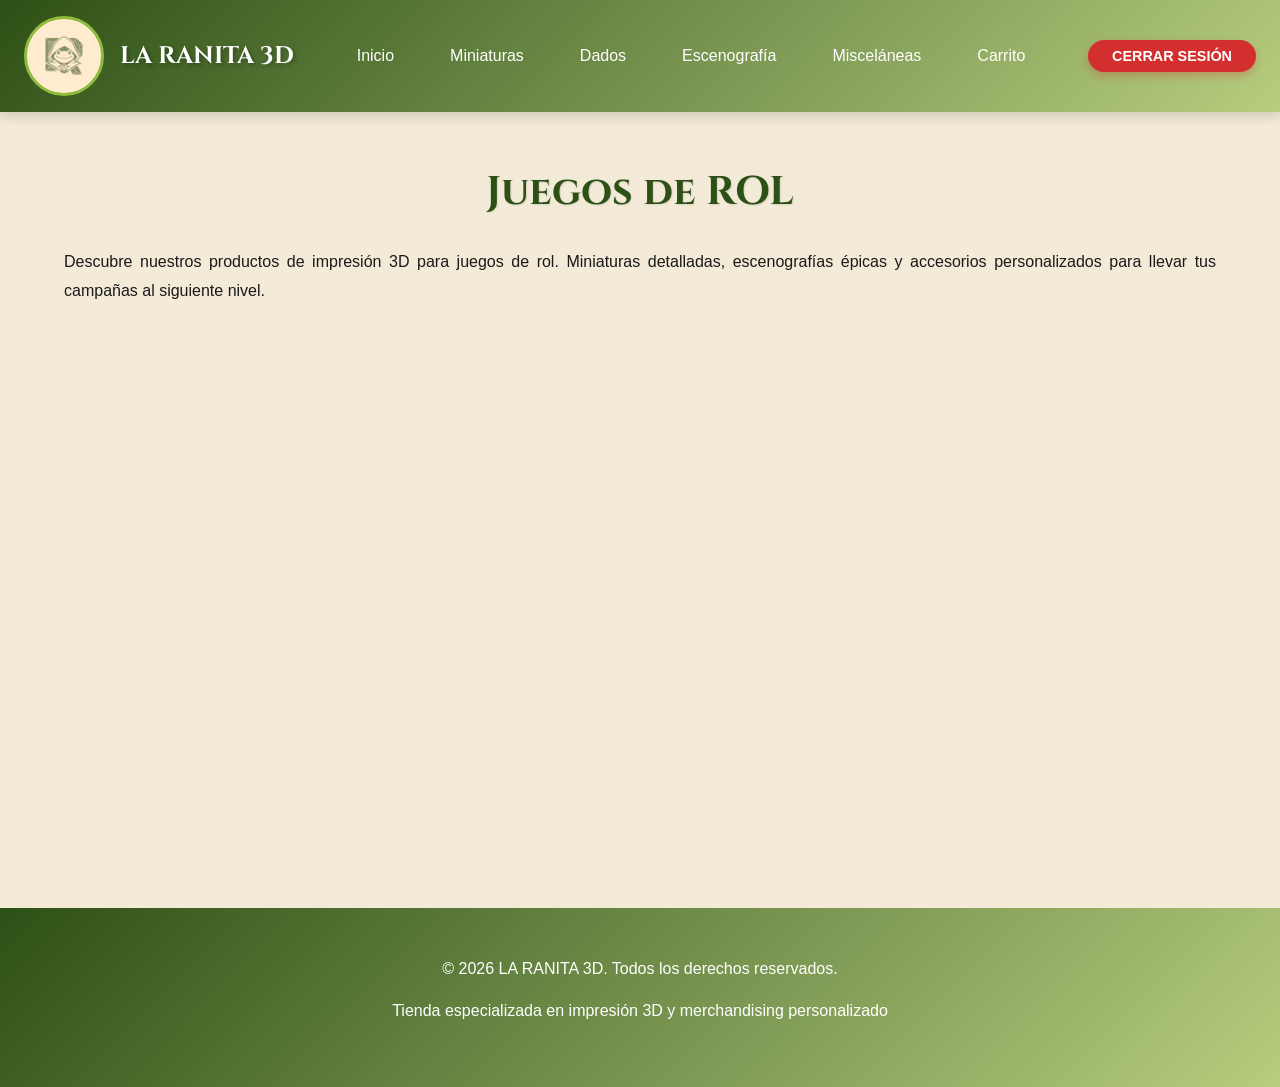
<file: pages/categorias/rol.html>
<!DOCTYPE html>
<html lang="es">
<head>
    <meta charset="UTF-8">
    <meta name="viewport" content="width=device-width, initial-scale=1.0">
    <title>LA RANITA 3D - Juegos de ROL</title>
    <link rel="stylesheet" href="../../css/styles.css">
</head>
<body>
    <nav class="navbar" id="navbar"></nav>

    <main>
        <h1>Juegos de ROL</h1>
        <p>Descubre nuestros productos de impresión 3D para juegos de rol. Miniaturas detalladas, escenografías épicas y accesorios personalizados para llevar tus campañas al siguiente nivel.</p>

        <div class="products-container" id="productosContainer" data-categoria="rol"></div>
    </main>

    <footer id="footer"></footer>

    <script>const navBasePath = "../../";</script>
    <script src="../../js/data/navLinks.js"></script>
    <script src="../../js/components/navbar.js"></script>
    <script src="../../js/components/footer.js"></script>
    <script src="../../js/components/card.js"></script>
    <script src="../../js/controllers/logout.js"></script>
</body>
</html>
</file>
<file: css/styles.css>
@import './_colors.css';
@import './_layout.css';
@import './_btn.css';
@import './_text.css';
</file>
